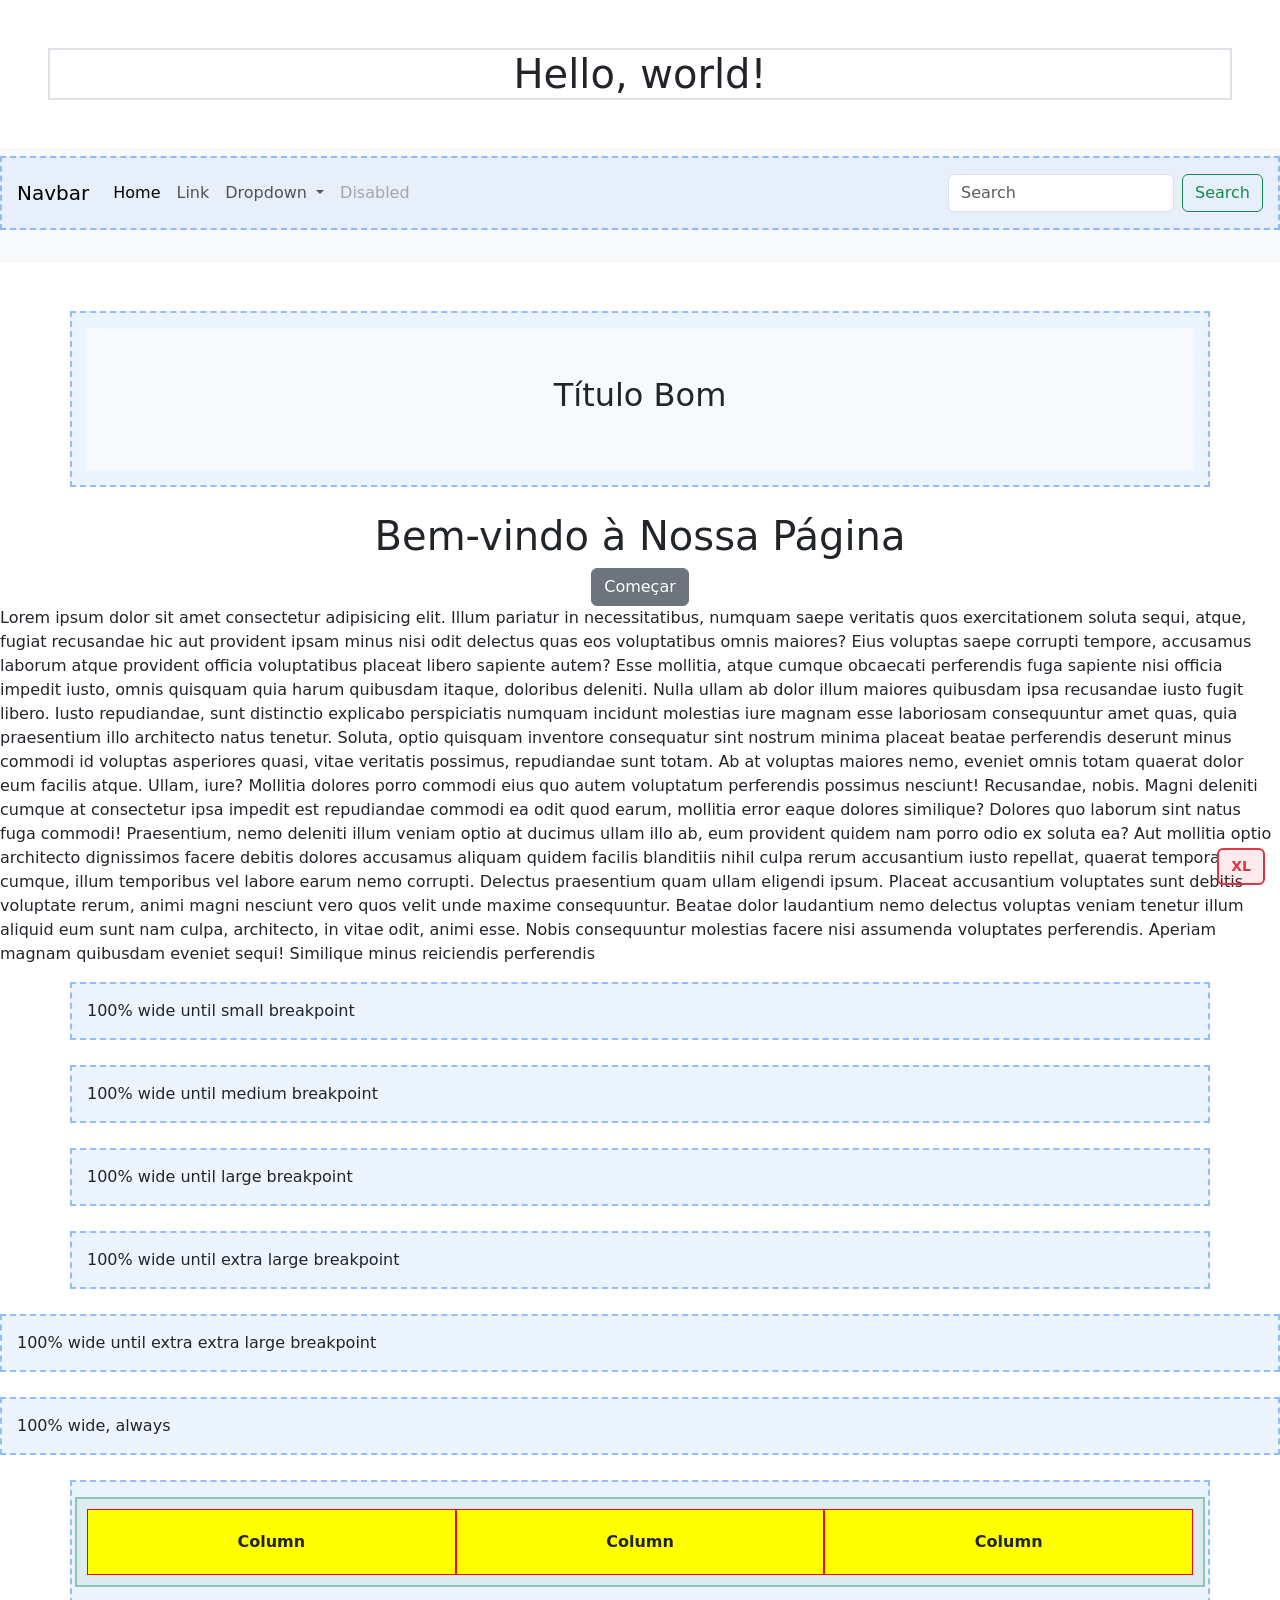
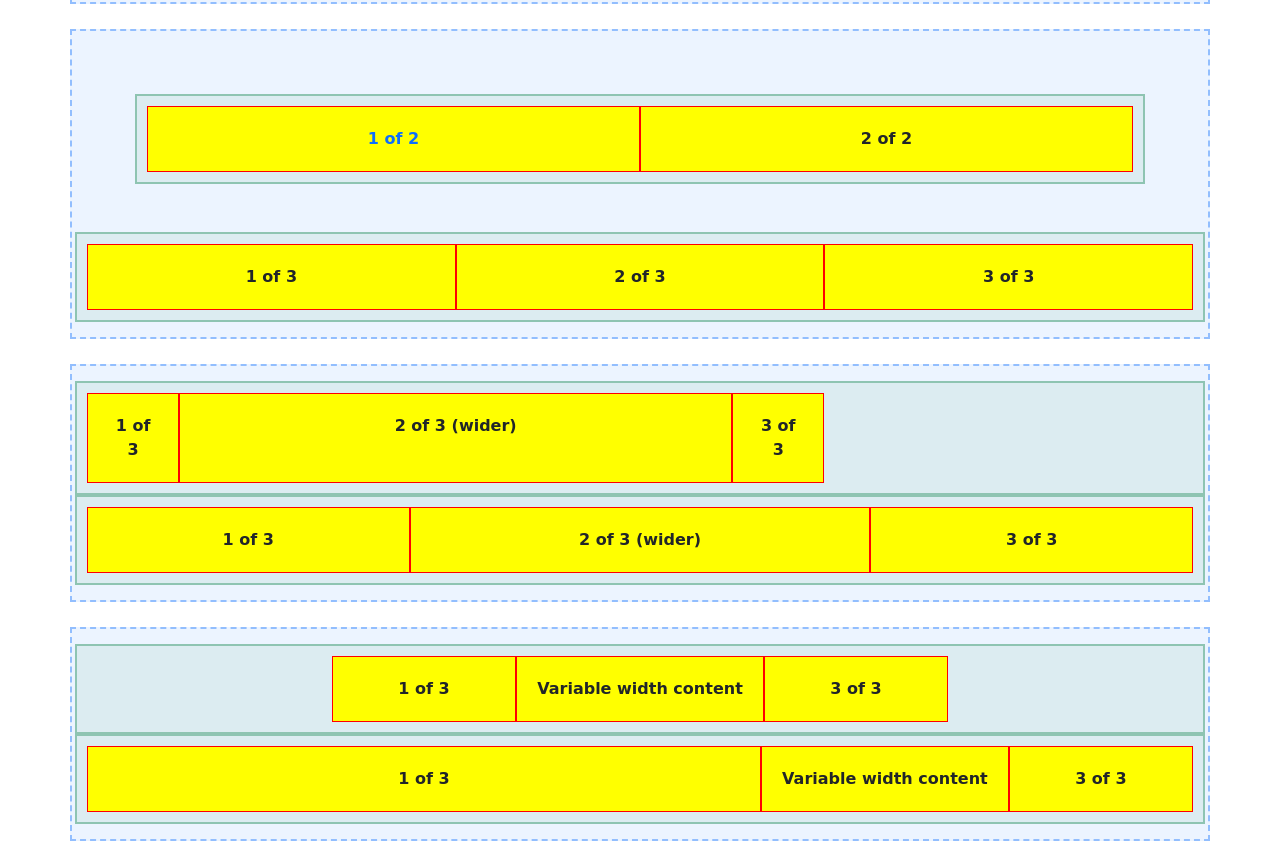
<file: index.html>
<!doctype html>
<html lang="en">

<head>
    <meta charset="utf-8">
    <meta name="viewport" content="width=device-width, initial-scale=1">
    <title>Bootstrap demo</title>
    <link href="https://cdn.jsdelivr.net/npm/bootstrap@5.3.8/dist/css/bootstrap.min.css" rel="stylesheet"
        integrity="sha384-sRIl4kxILFvY47J16cr9ZwB07vP4J8+LH7qKQnuqkuIAvNWLzeN8tE5YBujZqJLB" crossorigin="anonymous">
    <link rel="stylesheet" href="style.css">
</head>

<body>
    <h1 class="text-center m-5 border border-2">Hello, world!</h1>
    <nav class="navbar navbar-expand-lg bg-body-tertiary">
        <div class="container-fluid robson">
            <a class="navbar-brand" href="#">Navbar</a>
            <button class="navbar-toggler" type="button" data-bs-toggle="collapse"
                data-bs-target="#navbarSupportedContent" aria-controls="navbarSupportedContent" aria-expanded="false"
                aria-label="Toggle navigation">
                <span class="navbar-toggler-icon"></span>
            </button>
            <div class="collapse navbar-collapse" id="navbarSupportedContent">
                <ul class="navbar-nav me-auto mb-2 mb-lg-0">
                    <li class="nav-item">
                        <a class="nav-link active" aria-current="page" href="#">Home</a>
                    </li>
                    <li class="nav-item">
                        <a class="nav-link" href="#">Link</a>
                    </li>
                    <li class="nav-item dropdown">
                        <a class="nav-link dropdown-toggle" href="#" role="button" data-bs-toggle="dropdown"
                            aria-expanded="false">
                            Dropdown
                        </a>
                        <ul class="dropdown-menu">
                            <li><a class="dropdown-item" href="#">Action</a></li>
                            <li><a class="dropdown-item" href="#">Another action</a></li>
                            <li>
                                <hr class="dropdown-divider">
                            </li>
                            <li><a class="dropdown-item" href="#">Something else here</a></li>
                        </ul>
                    </li>
                    <li class="nav-item">
                        <a class="nav-link disabled" aria-disabled="true">Disabled</a>
                    </li>
                </ul>
                <form class="d-flex" role="search">
                    <input class="form-control me-2" type="search" placeholder="Search" aria-label="Search" />
                    <button class="btn btn-outline-success" type="submit">Search</button>
                </form>
            </div>
        </div>
    </nav>

    <div class="container mt-5">
        <div class="p-5 bg-light text-center justify-content-center align-items-start ">
            <h2>Título Bom</h2>

        </div>
    </div>

    <div class="text-center">
        <h1>Bem-vindo à Nossa Página</h1>
        <button class="btn btn-secondary">Começar</button>
    </div>

    <p>Lorem ipsum dolor sit amet consectetur adipisicing elit. Illum pariatur in necessitatibus, numquam saepe
        veritatis quos exercitationem soluta sequi, atque, fugiat recusandae hic aut provident ipsam minus nisi odit
        delectus quas eos voluptatibus omnis maiores? Eius voluptas saepe corrupti tempore, accusamus laborum atque
        provident officia voluptatibus placeat libero sapiente autem? Esse mollitia, atque cumque obcaecati perferendis
        fuga sapiente nisi officia impedit iusto, omnis quisquam quia harum quibusdam itaque, doloribus deleniti. Nulla
        ullam ab dolor illum maiores quibusdam ipsa recusandae iusto fugit libero. Iusto repudiandae, sunt distinctio
        explicabo perspiciatis numquam incidunt molestias iure magnam esse laboriosam consequuntur amet quas, quia
        praesentium illo architecto natus tenetur. Soluta, optio quisquam inventore consequatur sint nostrum minima
        placeat beatae perferendis deserunt minus commodi id voluptas asperiores quasi, vitae veritatis possimus,
        repudiandae sunt totam. Ab at voluptas maiores nemo, eveniet omnis totam quaerat dolor eum facilis atque. Ullam,
        iure? Mollitia dolores porro commodi eius quo autem voluptatum perferendis possimus nesciunt! Recusandae, nobis.
        Magni deleniti cumque at consectetur ipsa impedit est repudiandae commodi ea odit quod earum, mollitia error
        eaque dolores similique? Dolores quo laborum sint natus fuga commodi! Praesentium, nemo deleniti illum veniam
        optio at ducimus ullam illo ab, eum provident quidem nam porro odio ex soluta ea? Aut mollitia optio architecto
        dignissimos facere debitis dolores accusamus aliquam quidem facilis blanditiis nihil culpa rerum accusantium
        iusto repellat, quaerat tempora cumque, illum temporibus vel labore earum nemo corrupti. Delectus praesentium
        quam ullam eligendi ipsum. Placeat accusantium voluptates sunt debitis voluptate rerum, animi magni nesciunt
        vero quos velit unde maxime consequuntur. Beatae dolor laudantium nemo delectus voluptas veniam tenetur illum
        aliquid eum sunt nam culpa, architecto, in vitae odit, animi esse. Nobis consequuntur molestias facere nisi
        assumenda voluptates perferendis. Aperiam magnam quibusdam eveniet sequi! Similique minus reiciendis perferendis
    </p>





    <div class="container-sm">100% wide until small breakpoint</div>
    <div class="container-md">100% wide until medium breakpoint</div>
    <div class="container-lg">100% wide until large breakpoint</div>
    <div class="container-xl">100% wide until extra large breakpoint</div>
    <div class="container-xxl">100% wide until extra extra large breakpoint</div>
    <div class="container-fluid">100% wide, always</div>

    <div class="container text-center">
        <div class="row">
            <div class="col bg-primary">
                Column
            </div>
            <div class="col">
                Column
            </div>
            <div class="col">
                Column
            </div>
        </div>
    </div>

    <div class="container text-center">
        <div class="row m-5">
            <div class="col text-primary">
                1 of 2
            </div>
            <div class="col">
                2 of 2
            </div>
        </div>
        <div class="row">
            <div class="col">
                1 of 3
            </div>
            <div class="col">
                2 of 3
            </div>
            <div class="col">
                3 of 3
            </div>
        </div>
    </div>


    <div class="container text-center">
        <div class="row">
            <div class="col-1">
                1 of 3
            </div>
            <div class="col-6">
                2 of 3 (wider)
            </div>
            <div class="col-1">
                3 of 3
            </div>
        </div>
        <div class="row">
            <div class="col">
                1 of 3
            </div>
            <div class="col-5">
                2 of 3 (wider)
            </div>
            <div class="col">
                3 of 3
            </div>
        </div>
    </div>


    <div class="container text-center">
        <div class="row justify-content-md-center">
            <div class="col col-lg-2">
                1 of 3
            </div>
            <div class="col-md-auto">
                Variable width content
            </div>
            <div class="col col-lg-2">
                3 of 3
            </div>
        </div>
        <div class="row">
            <div class="col">
                1 of 3
            </div>
            <div class="col-md-auto">
                Variable width content
            </div>
            <div class="col col-lg-2">
                3 of 3
            </div>
        </div>
    </div>


    <!-- REFERENCIA DE TAMANHO DE TELA!! -->

    <div class="breakpoint-indicator">
        <span class="bp bp-xs">XS</span>
        <span class="bp bp-sm">SM</span>
        <span class="bp bp-md">MD</span>
        <span class="bp bp-lg">LG</span>
        <span class="bp bp-xl">XL</span>
        <span class="bp bp-xxl">XXL</span>
    </div>

    <script src="https://cdn.jsdelivr.net/npm/bootstrap@5.3.8/dist/js/bootstrap.bundle.min.js"
        integrity="sha384-FKyoEForCGlyvwx9Hj09JcYn3nv7wiPVlz7YYwJrWVcXK/BmnVDxM+D2scQbITxI"
        crossorigin="anonymous"></script>
</body>

</html>
</file>
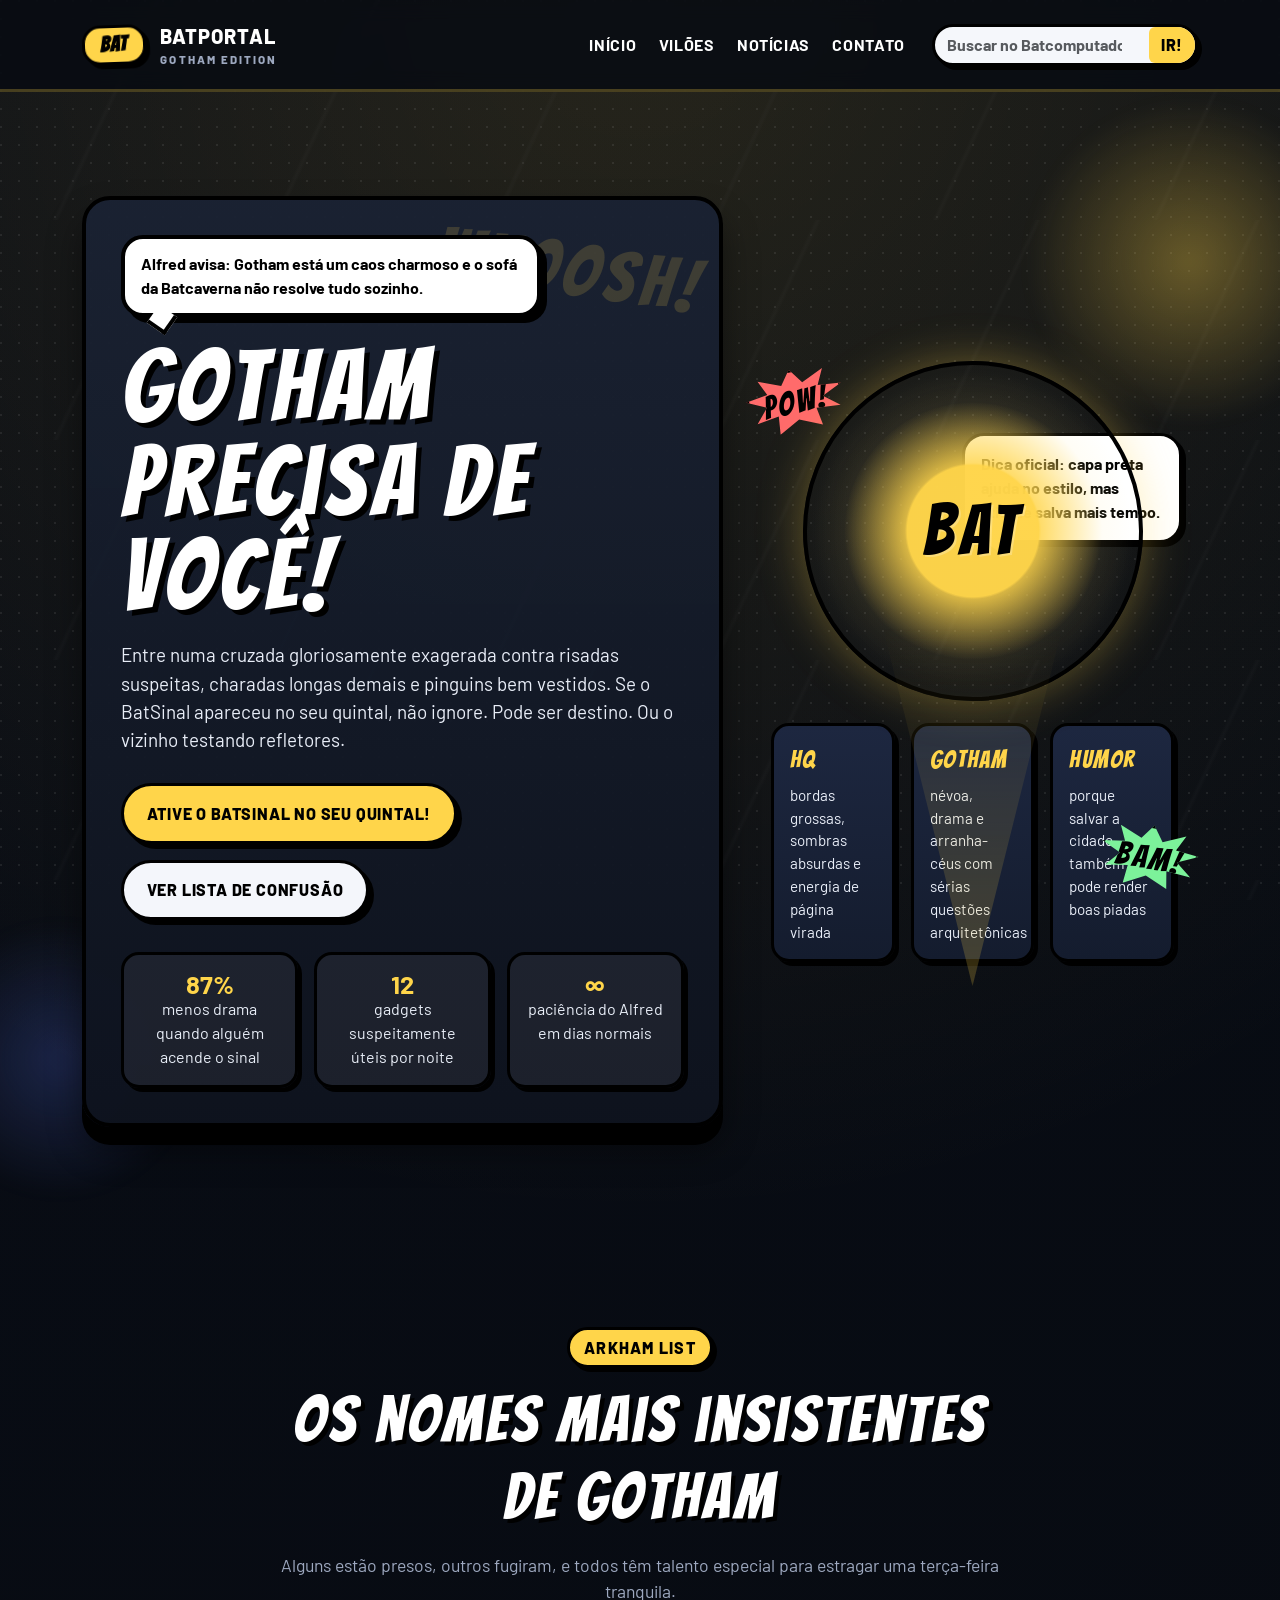
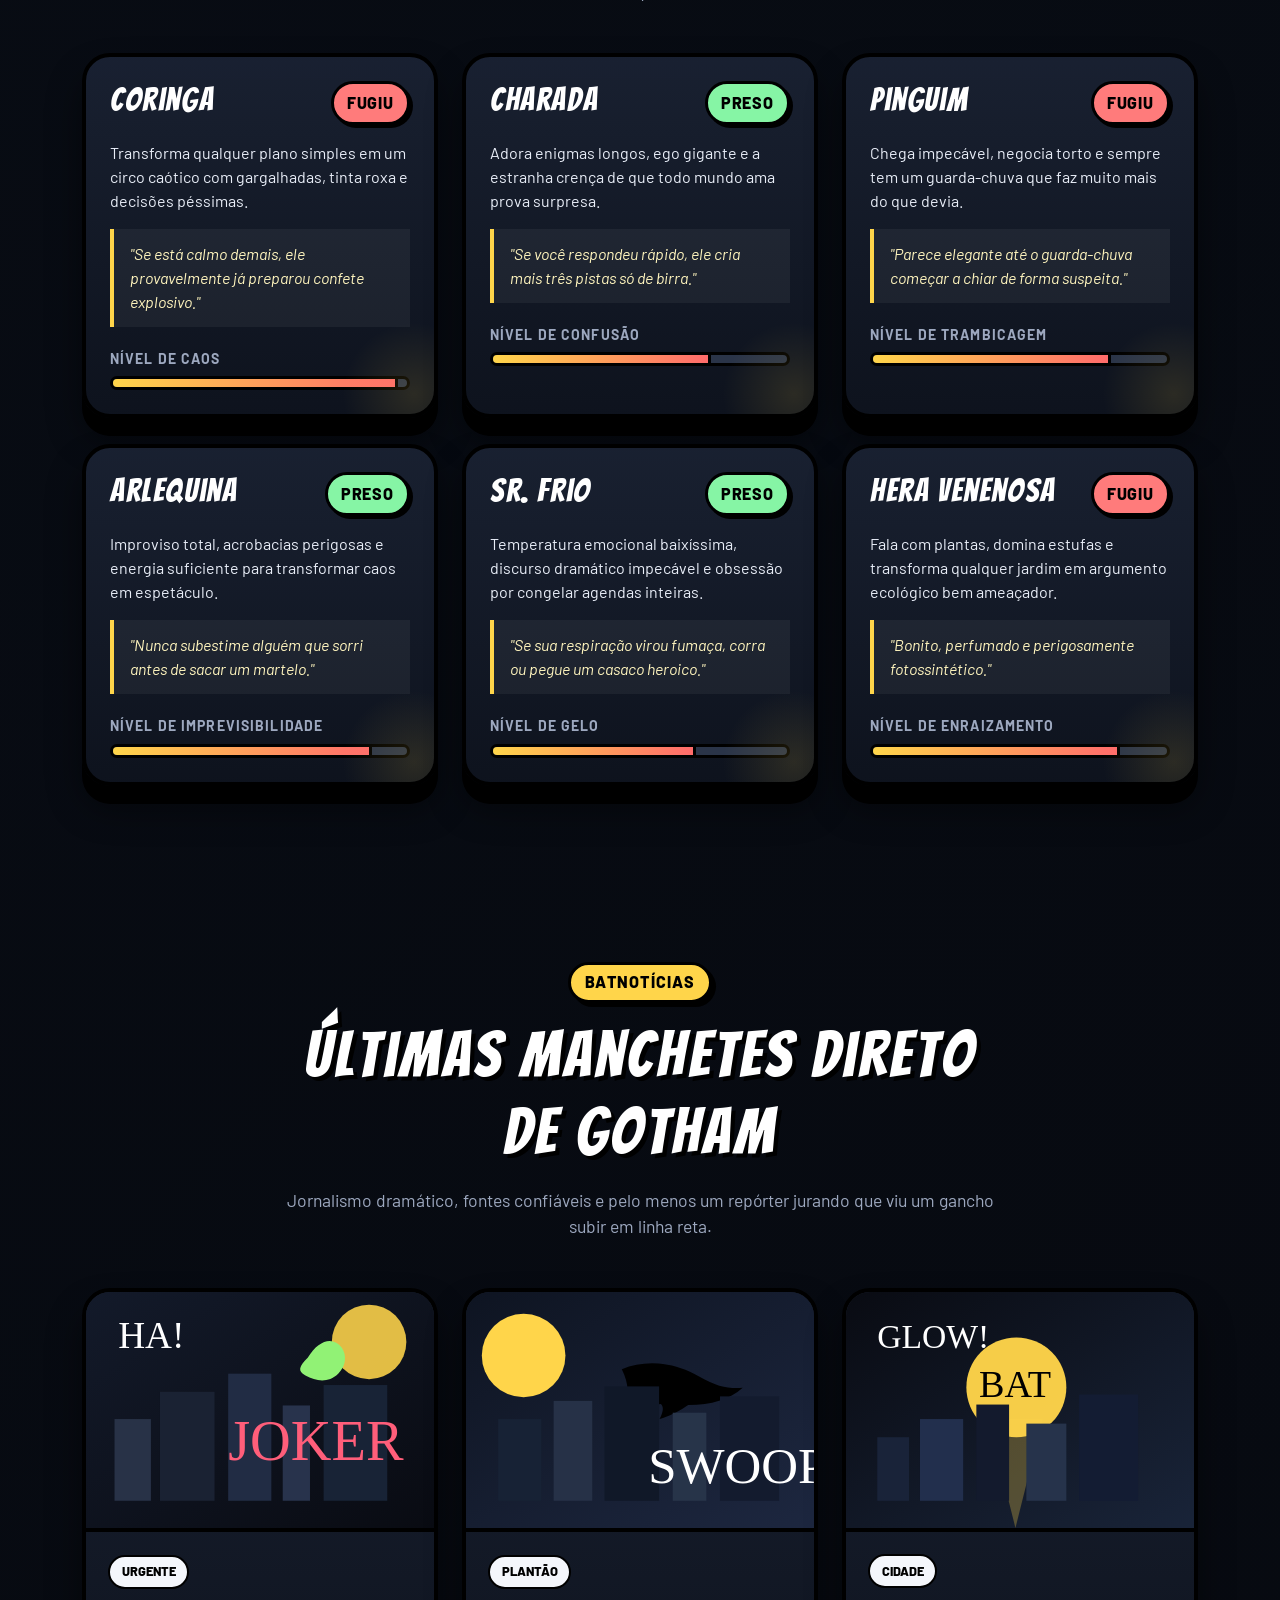
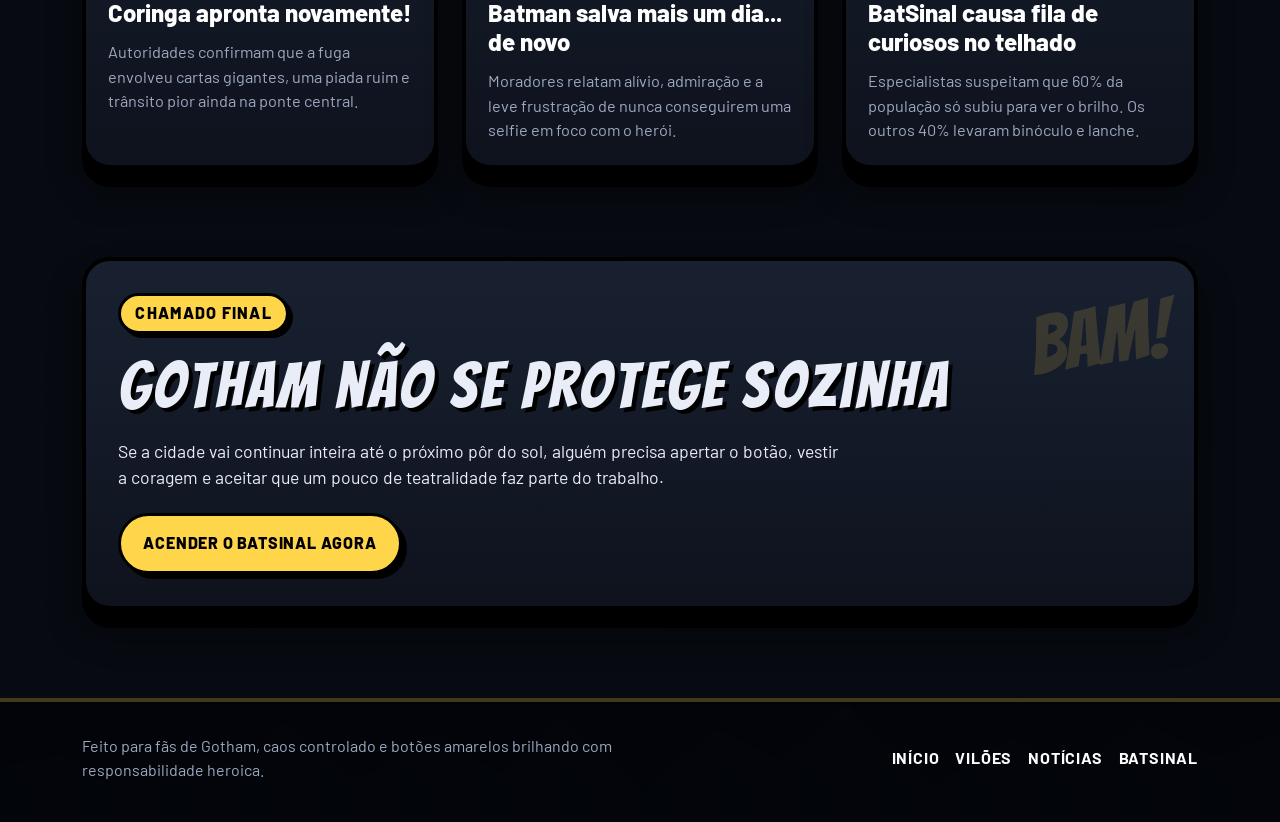
<file: Aula 11/index.html>
<!DOCTYPE html>
<html lang="pt-BR">
<head>
  <meta charset="UTF-8">
  <meta name="viewport" content="width=device-width, initial-scale=1">
  <meta name="description" content="Landing page temática do Batman com estética de quadrinhos, humor e atmosfera de Gotham.">
  <title>Gotham Precisa de Você</title>
  <link rel="preconnect" href="https://fonts.googleapis.com">
  <link rel="preconnect" href="https://fonts.gstatic.com" crossorigin>
  <link href="https://fonts.googleapis.com/css2?family=Bangers&family=Barlow:wght@400;500;600;700;800&display=swap" rel="stylesheet">
  <link href="https://cdn.jsdelivr.net/npm/bootstrap@5.3.3/dist/css/bootstrap.min.css" rel="stylesheet" integrity="sha384-QWTKZyjpPEjISv5WaRU9OFeRpok6YctnYmDr5pNlyT2bRjXh0JMhjY6hW+ALEwIH" crossorigin="anonymous">
  <link rel="stylesheet" href="style1.css">
  
</head>
<body>
  <div class="comic-shell">
    <!-- Navbar -->
    <nav class="navbar navbar-expand-lg site-navbar sticky-top">
      <div class="container">
        <a class="navbar-brand brand-bat" href="#inicio">
          <span class="brand-bat__logo">BAT</span>
          <span class="brand-bat__text">
            BatPortal
            <small>Gotham Edition</small>
          </span>
        </a>

        <button class="navbar-toggler" type="button" data-bs-toggle="collapse" data-bs-target="#menuBatman" aria-controls="menuBatman" aria-expanded="false" aria-label="Abrir navegação">
          <span class="navbar-toggler-icon"></span>
        </button>

        <div class="collapse navbar-collapse" id="menuBatman">
          <ul class="navbar-nav ms-auto align-items-lg-center me-lg-3 mb-3 mb-lg-0">
            <li class="nav-item"><a class="nav-link" href="#inicio">Início</a></li>
            <li class="nav-item"><a class="nav-link" href="#viloes">Vilões</a></li>
            <li class="nav-item"><a class="nav-link" href="#noticias">Notícias</a></li>
            <li class="nav-item"><a class="nav-link" href="#contato">Contato</a></li>
          </ul>

          <form class="d-flex search-pill" role="search">
            <input class="form-control" type="search" placeholder="Buscar no Batcomputador" aria-label="Buscar">
            <button class="btn" type="submit">Ir!</button>
          </form>
        </div>
      </div>
    </nav>

    <main>
      <!-- Hero -->
      <section class="hero" id="inicio">
        <div class="container">
          <div class="row align-items-center g-4">
            <div class="col-lg-7">
              <div class="hero-panel reveal">
                <div class="speech-bubble reveal delay-1">Alfred avisa: Gotham está um caos charmoso e o sofá da Batcaverna não resolve tudo sozinho.</div>
                <h1 class="hero-title reveal delay-2">Gotham precisa de você!</h1>
                <p class="hero-copy reveal delay-3">
                  Entre numa cruzada gloriosamente exagerada contra risadas suspeitas, charadas longas demais e pinguins bem vestidos.
                  Se o BatSinal apareceu no seu quintal, não ignore. Pode ser destino. Ou o vizinho testando refletores.
                </p>
                <div class="hero-actions reveal delay-4">
                  <a class="btn-comic" href="#cta-final">Ative o BatSinal no seu quintal!</a>
                  <a class="btn-comic-outline" href="#viloes">Ver lista de confusão</a>
                </div>

                <div class="hero-stats reveal delay-5">
                  <div class="hero-stat">
                    <strong>87%</strong>
                    <span>menos drama quando alguém acende o sinal</span>
                  </div>
                  <div class="hero-stat">
                    <strong>12</strong>
                    <span>gadgets suspeitamente úteis por noite</span>
                  </div>
                  <div class="hero-stat">
                    <strong>∞</strong>
                    <span>paciência do Alfred em dias normais</span>
                  </div>
                </div>
              </div>
            </div>

            <div class="col-lg-5">
              <div class="hero-scene reveal delay-3">
                <div class="pow-tag">POW!</div>
                <div class="bubble-note">Dica oficial: capa preta ajuda no estilo, mas atitude salva mais tempo.</div>
                <div class="bat-signal"></div>
                <div class="spotlight-beam"></div>
                <div class="bam-tag">BAM!</div>

                <div class="mini-panel-row">
                  <div class="mini-panel">
                    <span>HQ</span>
                    <p>bordas grossas, sombras absurdas e energia de página virada</p>
                  </div>
                  <div class="mini-panel">
                    <span>Gotham</span>
                    <p>névoa, drama e arranha-céus com sérias questões arquitetônicas</p>
                  </div>
                  <div class="mini-panel">
                    <span>Humor</span>
                    <p>porque salvar a cidade também pode render boas piadas</p>
                  </div>
                </div>
              </div>
            </div>
          </div>
        </div>
      </section>

      <!-- Vilões -->
      <section class="section-pad" id="viloes">
        <div class="container">
          <div class="section-intro reveal">
            <span class="section-tag">Arkham List</span>
            <h2 class="section-title">Os nomes mais insistentes de Gotham</h2>
            <p class="section-copy">
              Alguns estão presos, outros fugiram, e todos têm talento especial para estragar uma terça-feira tranquila.
            </p>
          </div>

          <div class="row comic-grid">
            <div class="col-md-6 col-xl-4">
              <article class="comic-card reveal delay-1">
                <div class="villain-top">
                  <h3>Coringa</h3>
                  <span class="status-badge escape">Fugiu</span>
                </div>
                <p>Transforma qualquer plano simples em um circo caótico com gargalhadas, tinta roxa e decisões péssimas.</p>
                <div class="villain-quote">"Se está calmo demais, ele provavelmente já preparou confete explosivo."</div>
                <div class="threat-meter">
                  <small>Nível de caos</small>
                  <div class="threat-track"><div class="threat-fill" style="width: 97%;"></div></div>
                </div>
              </article>
            </div>

            <div class="col-md-6 col-xl-4">
              <article class="comic-card reveal delay-2">
                <div class="villain-top">
                  <h3>Charada</h3>
                  <span class="status-badge safe">Preso</span>
                </div>
                <p>Adora enigmas longos, ego gigante e a estranha crença de que todo mundo ama prova surpresa.</p>
                <div class="villain-quote">"Se você respondeu rápido, ele cria mais três pistas só de birra."</div>
                <div class="threat-meter">
                  <small>Nível de confusão</small>
                  <div class="threat-track"><div class="threat-fill" style="width: 74%;"></div></div>
                </div>
              </article>
            </div>

            <div class="col-md-6 col-xl-4">
              <article class="comic-card reveal delay-3">
                <div class="villain-top">
                  <h3>Pinguim</h3>
                  <span class="status-badge escape">Fugiu</span>
                </div>
                <p>Chega impecável, negocia torto e sempre tem um guarda-chuva que faz muito mais do que devia.</p>
                <div class="villain-quote">"Parece elegante até o guarda-chuva começar a chiar de forma suspeita."</div>
                <div class="threat-meter">
                  <small>Nível de trambicagem</small>
                  <div class="threat-track"><div class="threat-fill" style="width: 81%;"></div></div>
                </div>
              </article>
            </div>

            <div class="col-md-6 col-xl-4">
              <article class="comic-card reveal delay-4">
                <div class="villain-top">
                  <h3>Arlequina</h3>
                  <span class="status-badge safe">Preso</span>
                </div>
                <p>Improviso total, acrobacias perigosas e energia suficiente para transformar caos em espetáculo.</p>
                <div class="villain-quote">"Nunca subestime alguém que sorri antes de sacar um martelo."</div>
                <div class="threat-meter">
                  <small>Nível de imprevisibilidade</small>
                  <div class="threat-track"><div class="threat-fill" style="width: 88%;"></div></div>
                </div>
              </article>
            </div>

            <div class="col-md-6 col-xl-4">
              <article class="comic-card reveal delay-5">
                <div class="villain-top">
                  <h3>Sr. Frio</h3>
                  <span class="status-badge safe">Preso</span>
                </div>
                <p>Temperatura emocional baixíssima, discurso dramático impecável e obsessão por congelar agendas inteiras.</p>
                <div class="villain-quote">"Se sua respiração virou fumaça, corra ou pegue um casaco heroico."</div>
                <div class="threat-meter">
                  <small>Nível de gelo</small>
                  <div class="threat-track"><div class="threat-fill" style="width: 69%;"></div></div>
                </div>
              </article>
            </div>

            <div class="col-md-6 col-xl-4">
              <article class="comic-card reveal delay-6">
                <div class="villain-top">
                  <h3>Hera Venenosa</h3>
                  <span class="status-badge escape">Fugiu</span>
                </div>
                <p>Fala com plantas, domina estufas e transforma qualquer jardim em argumento ecológico bem ameaçador.</p>
                <div class="villain-quote">"Bonito, perfumado e perigosamente fotossintético."</div>
                <div class="threat-meter">
                  <small>Nível de enraizamento</small>
                  <div class="threat-track"><div class="threat-fill" style="width: 84%;"></div></div>
                </div>
              </article>
            </div>
          </div>
        </div>
      </section>

      <!-- Notícias -->
      <section class="section-pad" id="noticias">
        <div class="container">
          <div class="section-intro reveal">
            <span class="section-tag">BatNotícias</span>
            <h2 class="section-title">Últimas manchetes direto de Gotham</h2>
            <p class="section-copy">
              Jornalismo dramático, fontes confiáveis e pelo menos um repórter jurando que viu um gancho subir em linha reta.
            </p>
          </div>

          <div class="row g-4">
            <div class="col-lg-4">
              <article class="news-card reveal delay-1">
                <img alt="Ilustração estilizada do Coringa fugindo em Gotham" src="data:image/svg+xml;utf8,<svg xmlns='http://www.w3.org/2000/svg' viewBox='0 0 800 520'><defs><linearGradient id='g' x1='0' x2='1' y1='0' y2='1'><stop stop-color='%23131a2a'/><stop offset='1' stop-color='%23090b12'/></linearGradient></defs><rect width='800' height='520' fill='url(%23g)'/><circle cx='640' cy='110' r='82' fill='%23ffd54a' opacity='0.88'/><rect x='80' y='280' width='80' height='180' fill='%23283247'/><rect x='180' y='220' width='120' height='240' fill='%231a2233'/><rect x='330' y='180' width='95' height='280' fill='%23212c44'/><rect x='450' y='250' width='60' height='210' fill='%2328334c'/><rect x='540' y='205' width='140' height='255' fill='%23182336'/><text x='88' y='124' font-size='82' font-family='Arial Black' fill='%23ffffff'>HA!</text><text x='330' y='370' font-size='124' font-family='Arial Black' fill='%23ff5e7a'>JOKER</text><path d='M505 145c24-40 56-48 75-22 11 16 10 40-8 57-22 21-48 17-72 4-18-10-14-20 5-39z' fill='%2391f275'/></svg>">
                <div class="news-body">
                  <span class="news-kicker">Urgente</span>
                  <h3>Coringa apronta novamente!</h3>
                  <p>Autoridades confirmam que a fuga envolveu cartas gigantes, uma piada ruim e trânsito pior ainda na ponte central.</p>
                </div>
              </article>
            </div>

            <div class="col-lg-4">
              <article class="news-card reveal delay-2">
                <img alt="Ilustração estilizada do Batman sobrevoando Gotham" src="data:image/svg+xml;utf8,<svg xmlns='http://www.w3.org/2000/svg' viewBox='0 0 800 520'><defs><linearGradient id='g2' x1='0' x2='1' y1='0' y2='1'><stop stop-color='%230e1421'/><stop offset='1' stop-color='%231d2740'/></linearGradient></defs><rect width='800' height='520' fill='url(%23g2)'/><circle cx='144' cy='140' r='92' fill='%23ffd54a'/><path d='M360 170c50-20 110-18 170 16 40 23 64 27 96 25-30 26-68 38-120 38-20 14-41 24-63 31 8-16 10-26 3-33-26 4-52 3-83-4 14-18 12-42-3-73z' fill='%23000000'/><rect x='88' y='280' width='95' height='180' fill='%23172235'/><rect x='210' y='240' width='85' height='220' fill='%23263147'/><rect x='322' y='208' width='120' height='252' fill='%23101828'/><rect x='472' y='266' width='74' height='194' fill='%23273449'/><rect x='576' y='230' width='130' height='230' fill='%23131b2e'/><text x='418' y='420' font-size='112' font-family='Arial Black' fill='%23ffffff'>SWOOP</text></svg>">
                <div class="news-body">
                  <span class="news-kicker">Plantão</span>
                  <h3>Batman salva mais um dia... de novo</h3>
                  <p>Moradores relatam alívio, admiração e a leve frustração de nunca conseguirem uma selfie em foco com o herói.</p>
                </div>
              </article>
            </div>

            <div class="col-lg-4">
              <article class="news-card reveal delay-3">
                <img alt="Ilustração estilizada do BatSinal iluminando Gotham" src="data:image/svg+xml;utf8,<svg xmlns='http://www.w3.org/2000/svg' viewBox='0 0 800 520'><defs><linearGradient id='g3' x1='0' x2='1' y1='0' y2='1'><stop stop-color='%23090b12'/><stop offset='1' stop-color='%23192439'/></linearGradient></defs><rect width='800' height='520' fill='url(%23g3)'/><path d='M390 520l-60-240h120z' fill='%23ffd54a' opacity='0.28'/><circle cx='392' cy='210' r='110' fill='%23ffd54a' opacity='0.96'/><text x='310' y='232' font-size='84' font-family='Arial Black' fill='%23000000'>BAT</text><rect x='86' y='320' width='70' height='140' fill='%23192339'/><rect x='180' y='280' width='95' height='180' fill='%23222f4d'/><rect x='304' y='248' width='72' height='212' fill='%23131a2d'/><rect x='414' y='290' width='88' height='170' fill='%2326334b'/><rect x='530' y='226' width='130' height='234' fill='%23131c33'/><text x='86' y='124' font-size='74' font-family='Arial Black' fill='%23ffffff'>GLOW!</text></svg>">
                <div class="news-body">
                  <span class="news-kicker">Cidade</span>
                  <h3>BatSinal causa fila de curiosos no telhado</h3>
                  <p>Especialistas suspeitam que 60% da população só subiu para ver o brilho. Os outros 40% levaram binóculo e lanche.</p>
                </div>
              </article>
            </div>
          </div>
        </div>
      </section>

      <!-- CTA secundário -->
      <section class="section-pad pt-0" id="cta-final">
        <div class="container">
          <div class="cta-banner reveal">
            <span class="section-tag">Chamado Final</span>
            <h2>Gotham não se protege sozinha</h2>
            <p>
              Se a cidade vai continuar inteira até o próximo pôr do sol, alguém precisa apertar o botão, vestir a coragem e aceitar que um pouco de teatralidade faz parte do trabalho.
            </p>
            <a class="btn-comic" href="#contato">Acender o BatSinal agora</a>
          </div>
        </div>
      </section>
    </main>

    <!-- Footer -->
    <footer class="footer-panel" id="contato">
      <div class="container">
        <div class="row align-items-center">
          <div class="col-lg-6">
            <p class="footer-copy mb-0">
              Feito para fãs de Gotham, caos controlado e botões amarelos brilhando com responsabilidade heroica.
            </p>
          </div>
          <div class="col-lg-6">
            <div class="footer-links">
              <a href="#inicio">Início</a>
              <a href="#viloes">Vilões</a>
              <a href="#noticias">Notícias</a>
              <a href="#cta-final">BatSinal</a>
            </div>
          </div>
        </div>
      </div>
    </footer>
  </div>

  <script src="https://cdn.jsdelivr.net/npm/bootstrap@5.3.3/dist/js/bootstrap.bundle.min.js" integrity="sha384-YvpcrYf0tY3lHB60NNkmXc5s9fDVZLESaAA55NDzOxhy9GkcIdslK1eN7N6jIeHz" crossorigin="anonymous"></script>
</body>
</html>
</file>
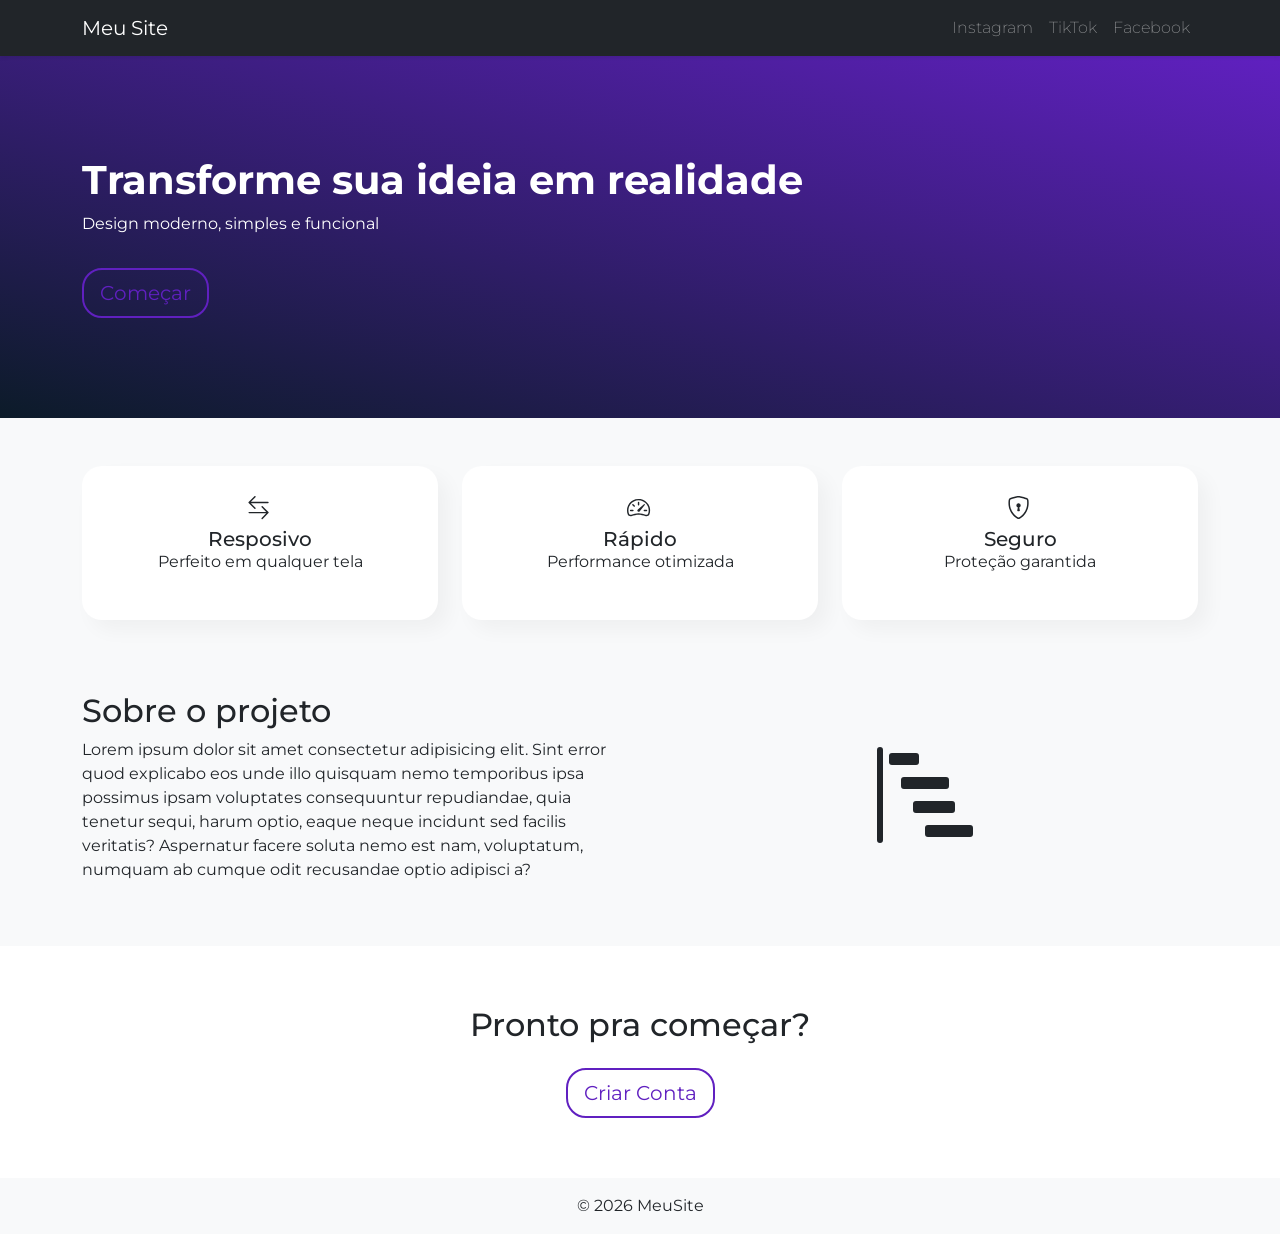
<file: ConstrGuiada/index.html>
<!DOCTYPE html>
<html lang="pt-br">

<head>
    <meta charset="UTF-8">
    <meta name="viewport" content="width=device-width, initial-scale=1.0">
    <title>Landing Page</title>



    <!-- Bootstrap -->
    <link href="https://cdn.jsdelivr.net/npm/bootstrap@5.3.8/dist/css/bootstrap.min.css" rel="stylesheet"
        integrity="sha384-sRIl4kxILFvY47J16cr9ZwB07vP4J8+LH7qKQnuqkuIAvNWLzeN8tE5YBujZqJLB" crossorigin="anonymous">
    <script src="https://cdn.jsdelivr.net/npm/bootstrap@5.3.8/dist/js/bootstrap.bundle.min.js"
        integrity="sha384-FKyoEForCGlyvwx9Hj09JcYn3nv7wiPVlz7YYwJrWVcXK/BmnVDxM+D2scQbITxI"
        crossorigin="anonymous"></script>

    <!-- Google Fonts -->
    <link rel="preconnect" href="https://fonts.googleapis.com">
    <link rel="preconnect" href="https://fonts.gstatic.com" crossorigin>
    <link href="https://fonts.googleapis.com/css2?family=Montserrat:ital,wght@0,100..900;1,100..900&display=swap"
        rel="stylesheet">

    <!-- Custom CSS -->
    <link rel="stylesheet" href="stylesConst.css">
</head>

<body>

    <!-- NAVBAR -->
    <nav class="navbar navbar-expand-lg  navbar-dark bg-dark shadow-sm">
        <div class="container">
            <a class="navbar-brand" href="#">Meu Site</a>
            <button class="navbar-toggler" data-bs-toggle="collapse" data-bs-target="#menu">
                <span class="navbar-toggler-icon"></span>
            </button>

            <div class="collapse navbar-collapse justify-content-end" id="menu">
                <ul class="navbar-nav">
                    <li class="nav-item"><a class="nav-link" href="https://www.instagram.com"
                            target="_blank">Instagram</a></li>
                    <li class="nav-item"><a class="nav-link" href="https://www.tiktok.com" target="_blank">TikTok</a>
                    </li>
                    <li class="nav-item"><a class="nav-link" href="https://www.facebook.com"
                            target="_blank">Facebook</a></li>
                </ul>
            </div>
        </div>
    </nav>

    <!-- HERO -->
    <section class="hero">
        <div class="container">
            <h1 class="hero-title fw-bold">Transforme sua ideia em realidade</h1>
            <p class="herosubtitle">Design moderno, simples e funcional</p>
            <a href="#" class="roberto btn btn-dark btn-lg mt-3 btn-cta">Começar</a>
        </div>
    </section>

    <!-- FEATURES -->

    <section class="py-5">
        <div class="container">
            <div class="row text-center">

                <div class="col-md-4 mb-4">
                    <div class="feature-box">
                        <svg xmlns="http://www.w3.org/2000/svg" width="26" height="26" fill="currentColor"
                            class="bi bi-arrow-left-right" viewBox="0 0 18 18">
                            <path fill-rule="evenodd"
                                d="M1 11.5a.5.5 0 0 0 .5.5h11.793l-3.147 3.146a.5.5 0 0 0 .708.708l4-4a.5.5 0 0 0 0-.708l-4-4a.5.5 0 0 0-.708.708L13.293 11H1.5a.5.5 0 0 0-.5.5m14-7a.5.5 0 0 1-.5.5H2.707l3.147 3.146a.5.5 0 1 1-.708.708l-4-4a.5.5 0 0 1 0-.708l4-4a.5.5 0 1 1 .708.708L2.707 4H14.5a.5.5 0 0 1 .5.5" />
                        </svg>
                        <h5>Resposivo</h5>
                        <p>Perfeito em qualquer tela</p>
                    </div>
                </div>

                <div class="col-md-4 mb-4">
                    <div class="feature-box">
                        <svg xmlns="http://www.w3.org/2000/svg" width="26" height="26" fill="currentColor"
                            class="bi bi-speedometer2" viewBox="0 0 18 18">
                            <path
                                d="M8 4a.5.5 0 0 1 .5.5V6a.5.5 0 0 1-1 0V4.5A.5.5 0 0 1 8 4M3.732 5.732a.5.5 0 0 1 .707 0l.915.914a.5.5 0 1 1-.708.708l-.914-.915a.5.5 0 0 1 0-.707M2 10a.5.5 0 0 1 .5-.5h1.586a.5.5 0 0 1 0 1H2.5A.5.5 0 0 1 2 10m9.5 0a.5.5 0 0 1 .5-.5h1.5a.5.5 0 0 1 0 1H12a.5.5 0 0 1-.5-.5m.754-4.246a.39.39 0 0 0-.527-.02L7.547 9.31a.91.91 0 1 0 1.302 1.258l3.434-4.297a.39.39 0 0 0-.029-.518z" />
                            <path fill-rule="evenodd"
                                d="M0 10a8 8 0 1 1 15.547 2.661c-.442 1.253-1.845 1.602-2.932 1.25C11.309 13.488 9.475 13 8 13c-1.474 0-3.31.488-4.615.911-1.087.352-2.49.003-2.932-1.25A8 8 0 0 1 0 10m8-7a7 7 0 0 0-6.603 9.329c.203.575.923.876 1.68.63C4.397 12.533 6.358 12 8 12s3.604.532 4.923.96c.757.245 1.477-.056 1.68-.631A7 7 0 0 0 8 3" />
                        </svg>
                        <h5>Rápido</h5>
                        <p>Performance otimizada</p>
                    </div>
                </div>

                <div class="col-md-4 mb-4">
                    <div class="feature-box">
                        <svg xmlns="http://www.w3.org/2000/svg" width="26" height="26" fill="currentColor"
                            class="bi bi-shield-lock" viewBox="0 0 18 18">
                            <path
                                d="M5.338 1.59a61 61 0 0 0-2.837.856.48.48 0 0 0-.328.39c-.554 4.157.726 7.19 2.253 9.188a10.7 10.7 0 0 0 2.287 2.233c.346.244.652.42.893.533q.18.085.293.118a1 1 0 0 0 .101.025 1 1 0 0 0 .1-.025q.114-.034.294-.118c.24-.113.547-.29.893-.533a10.7 10.7 0 0 0 2.287-2.233c1.527-1.997 2.807-5.031 2.253-9.188a.48.48 0 0 0-.328-.39c-.651-.213-1.75-.56-2.837-.855C9.552 1.29 8.531 1.067 8 1.067c-.53 0-1.552.223-2.662.524zM5.072.56C6.157.265 7.31 0 8 0s1.843.265 2.928.56c1.11.3 2.229.655 2.887.87a1.54 1.54 0 0 1 1.044 1.262c.596 4.477-.787 7.795-2.465 9.99a11.8 11.8 0 0 1-2.517 2.453 7 7 0 0 1-1.048.625c-.28.132-.581.24-.829.24s-.548-.108-.829-.24a7 7 0 0 1-1.048-.625 11.8 11.8 0 0 1-2.517-2.453C1.928 10.487.545 7.169 1.141 2.692A1.54 1.54 0 0 1 2.185 1.43 63 63 0 0 1 5.072.56" />
                            <path
                                d="M9.5 6.5a1.5 1.5 0 0 1-1 1.415l.385 1.99a.5.5 0 0 1-.491.595h-.788a.5.5 0 0 1-.49-.595l.384-1.99a1.5 1.5 0 1 1 2-1.415" />
                        </svg>
                        <h5>Seguro</h5>
                        <p>Proteção garantida</p>
                    </div>
                </div>
            </div>
        </div>
    </section>

    <!-- SOBRE -->
    <section class="pb-5 bg-light">
        <div class="container">
            <div class="row align-items-center">
                <div class="col-md-6">
                    <h2>Sobre o projeto</h2>
                    <p>Lorem ipsum dolor sit amet consectetur adipisicing elit. Sint error quod explicabo eos unde illo
                        quisquam nemo temporibus ipsa possimus ipsam voluptates consequuntur repudiandae, quia tenetur
                        sequi, harum optio, eaque neque incidunt sed facilis veritatis? Aspernatur facere soluta nemo
                        est nam, voluptatum, numquam ab cumque odit recusandae optio adipisci a?</p>
                </div>
                <div class="col-md-6 text-center">
                    <svg xmlns="http://www.w3.org/2000/svg" width="96" height="96" fill="currentColor"
                        class="bi bi-bar-chart-steps" viewBox="0 0 16 16">
                        <path
                            d="M.5 0a.5.5 0 0 1 .5.5v15a.5.5 0 0 1-1 0V.5A.5.5 0 0 1 .5 0M2 1.5a.5.5 0 0 1 .5-.5h4a.5.5 0 0 1 .5.5v1a.5.5 0 0 1-.5.5h-4a.5.5 0 0 1-.5-.5zm2 4a.5.5 0 0 1 .5-.5h7a.5.5 0 0 1 .5.5v1a.5.5 0 0 1-.5.5h-7a.5.5 0 0 1-.5-.5zm2 4a.5.5 0 0 1 .5-.5h6a.5.5 0 0 1 .5.5v1a.5.5 0 0 1-.5.5h-6a.5.5 0 0 1-.5-.5zm2 4a.5.5 0 0 1 .5-.5h7a.5.5 0 0 1 .5.5v1a.5.5 0 0 1-.5.5h-7a.5.5 0 0 1-.5-.5z" />
                    </svg>
                </div>
            </div>
        </div>
    </section>

    <!-- CTA -->

    <section class="cta">
        <div class="container text-center">
            <h2>Pronto pra começar?</h2>
            <a href="#" class="btn btn-lg mt-3 btn-cta">Criar Conta</a>
        </div>
    </section>

    <!-- FOOTER -->
    <footer>
        <p class="text-center pt-3">© 2026 MeuSite</p>
    </footer>


    <!-- Bootstrap JS -->
    <script src="https://cdn.jsdelivr.net/npm/bootstrap@5.3.0/dist/js/bootstrap.bundle.min.js"></script>

</body>

</html>
</file>
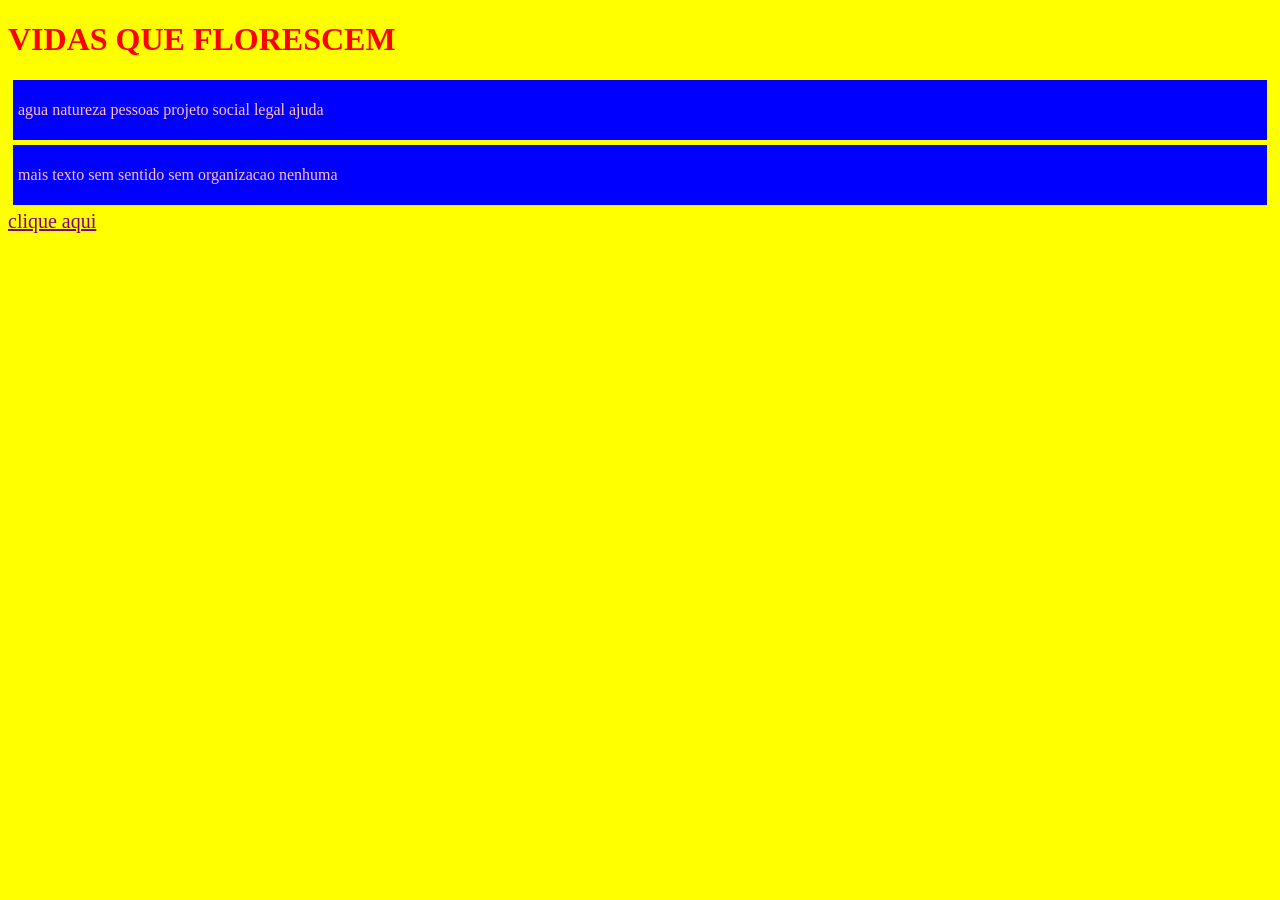
<file: Aula 11/bad.html>
<!DOCTYPE html>
<html>
<head>
  <title>Vidas que Florescem</title>
  <style>
    body {
      background: yellow;
      font-family: Comic Sans MS;
    }

    h1 {
      color: red;
      text-align: left;
    }

    .box {
      background: blue;
      color: pink;
      margin: 5px;
      padding: 5px;
    }

    a {
      color: purple;
      font-size: 20px;
    }

    a:hover {
      background: black;
      color: black;
    }
  </style>
</head>

<body>

<h1>VIDAS QUE FLORESCEM</h1>

<div class="box">
  <p>agua natureza pessoas projeto social legal ajuda</p>
</div>

<div class="box">
  <p>mais texto sem sentido sem organizacao nenhuma</p>
</div>

<a href="#">clique aqui</a>

</body>
</html>
</file>
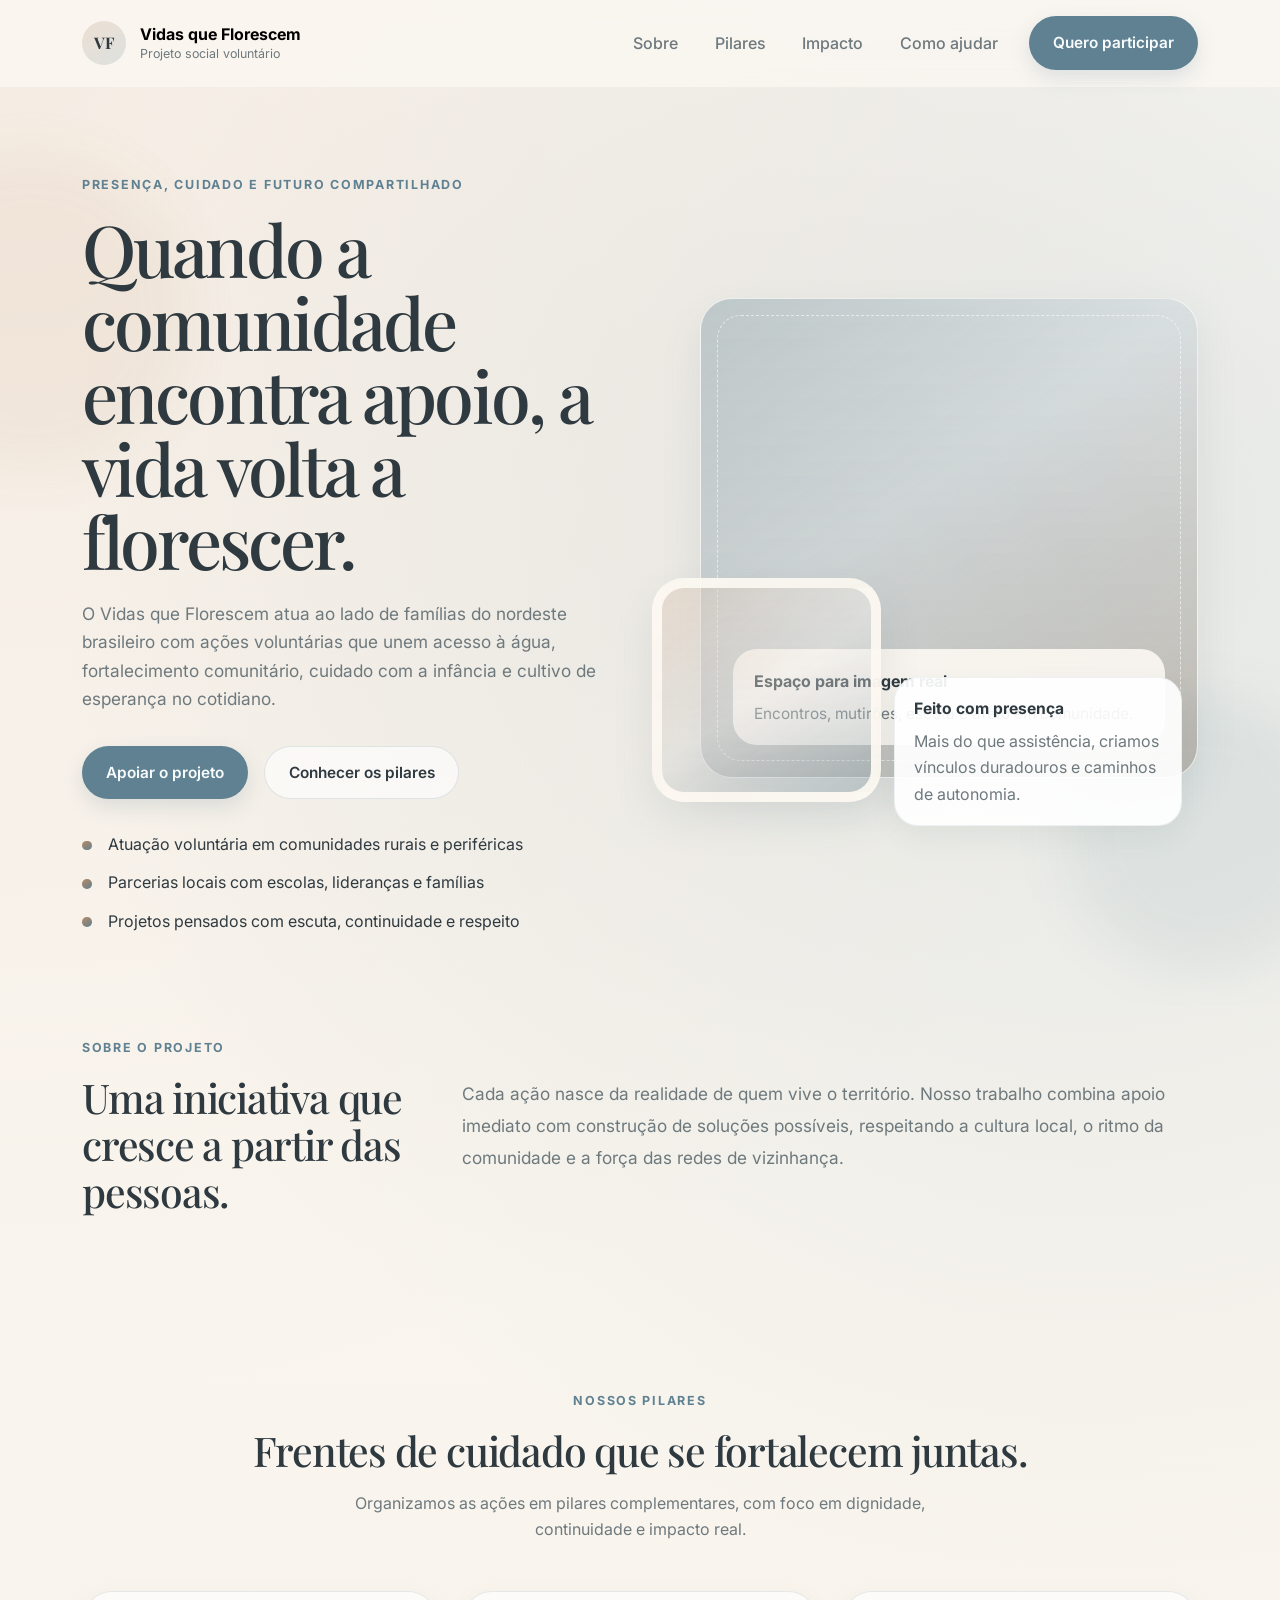
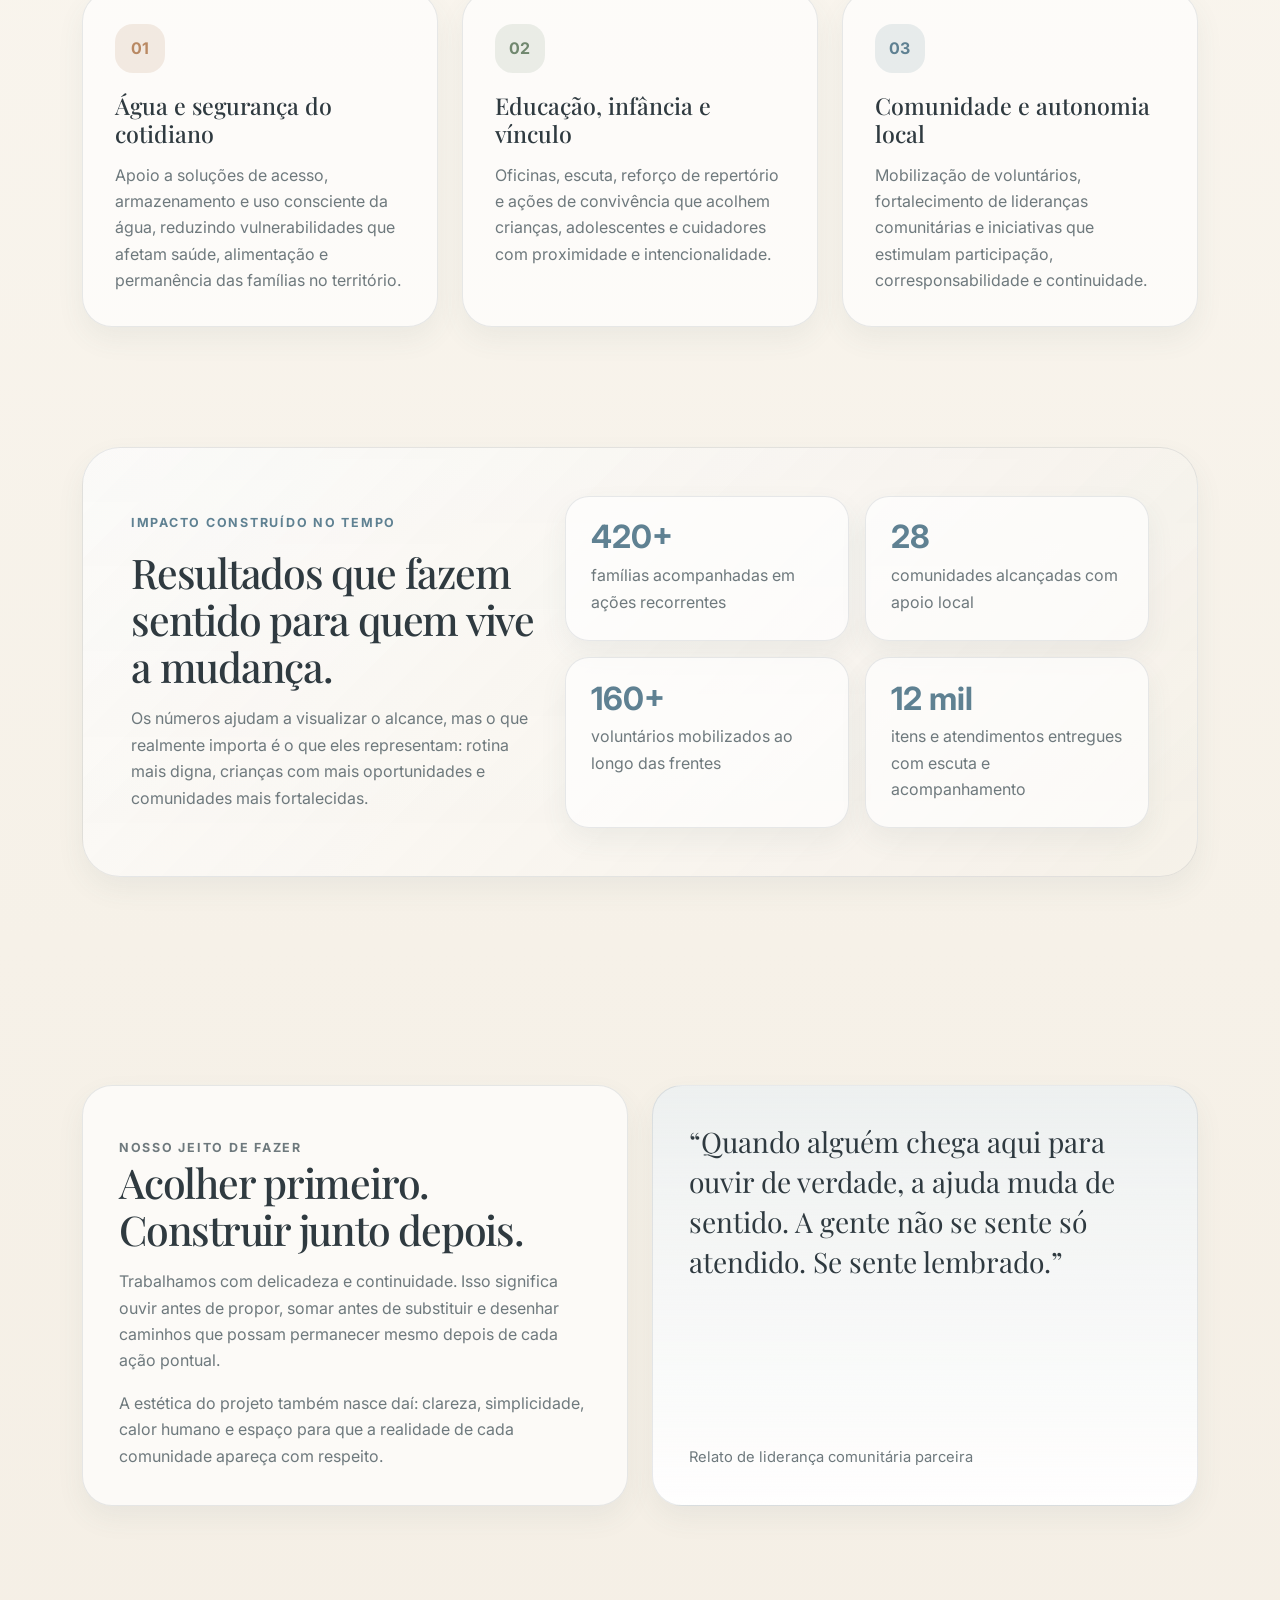
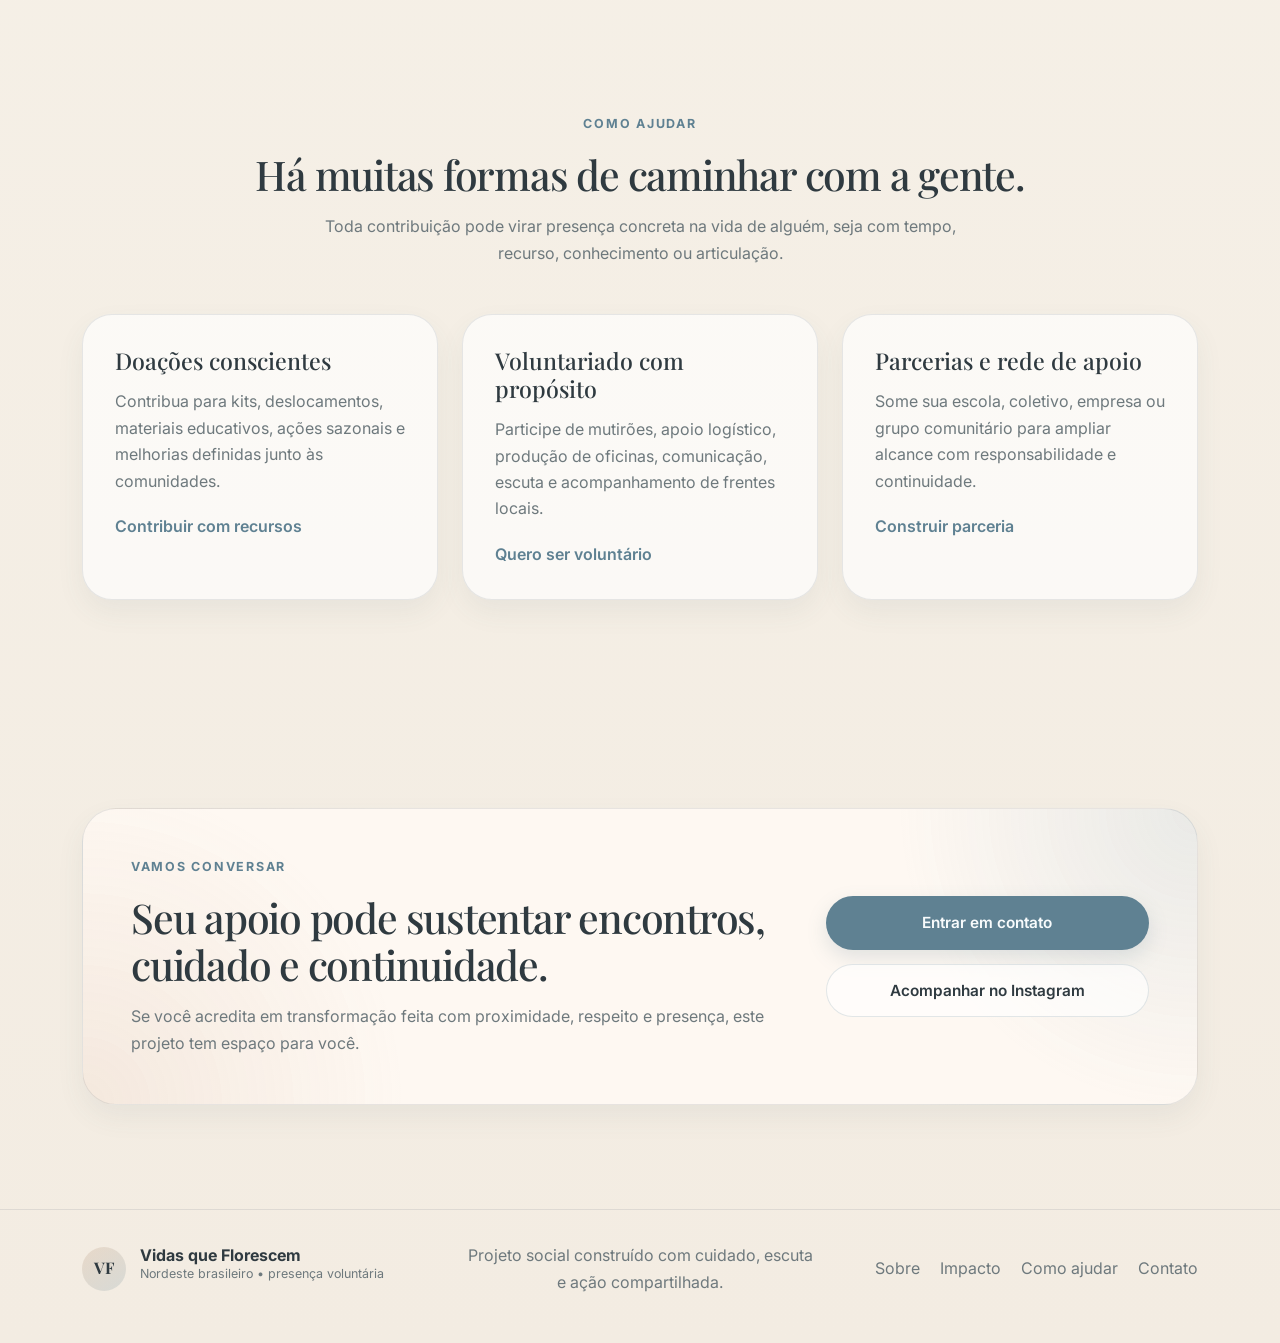
<file: Aula 11/indexAVS.html>
<!DOCTYPE html>
<html lang="pt-BR">
<head>
  <meta charset="UTF-8">
  <meta name="viewport" content="width=device-width, initial-scale=1">
  <meta name="description" content="Vidas que Florescem é um projeto social voluntário no nordeste brasileiro que fortalece comunidades com cuidado, água, formação e presença.">
  <title>Vidas que Florescem</title>
  <link rel="preconnect" href="https://fonts.googleapis.com">
  <link rel="preconnect" href="https://fonts.gstatic.com" crossorigin>
  <link href="https://fonts.googleapis.com/css2?family=Inter:wght@400;500;600;700;800&family=Playfair+Display:wght@600;700&display=swap" rel="stylesheet">
  <link href="https://cdn.jsdelivr.net/npm/bootstrap@5.3.3/dist/css/bootstrap.min.css" rel="stylesheet" integrity="sha384-QWTKZyjpPEjISv5WaRU9OFeRpok6YctnYmDr5pNlyT2bRjXh0JMhjY6hW+ALEwIH" crossorigin="anonymous">
  <link rel="stylesheet" href="style.css">
</head>
<body>
  <nav class="navbar navbar-expand-lg site-navbar" id="mainNav">
    <div class="container">
      <a class="navbar-brand brand-mark" href="#inicio">
        <span class="brand-mark__seal">VF</span>
        <span class="brand-mark__text">
          <strong>Vidas que Florescem</strong>
          <small>Projeto social voluntário</small>
        </span>
      </a>
      <button class="navbar-toggler nav-toggle" type="button" data-bs-toggle="collapse" data-bs-target="#mainMenu" aria-controls="mainMenu" aria-expanded="false" aria-label="Abrir navegação">
        <span class="navbar-toggler-icon"></span>
      </button>
      <div class="collapse navbar-collapse justify-content-end" id="mainMenu">
        <ul class="navbar-nav align-items-lg-center gap-lg-2">
          <li class="nav-item"><a class="nav-link" href="#sobre">Sobre</a></li>
          <li class="nav-item"><a class="nav-link" href="#pilares">Pilares</a></li>
          <li class="nav-item"><a class="nav-link" href="#impacto">Impacto</a></li>
          <li class="nav-item"><a class="nav-link" href="#envolva-se">Como ajudar</a></li>
          <li class="nav-item mt-3 mt-lg-0 ms-lg-2"><a class="btn btn-soft" href="#contato">Quero participar</a></li>
        </ul>
      </div>
    </div>
  </nav>

  <main>
    <section class="hero-section" id="inicio">
      <div class="hero-wash hero-wash--left"></div>
      <div class="hero-wash hero-wash--right"></div>
      <div class="container">
        <div class="row align-items-center gy-5">
          <div class="col-lg-6">
            <div class="eyebrow reveal">Presença, cuidado e futuro compartilhado</div>
            <h1 class="hero-title reveal">Quando a comunidade encontra apoio, a vida volta a florescer.</h1>
            <p class="hero-text reveal">
              O Vidas que Florescem atua ao lado de famílias do nordeste brasileiro com ações voluntárias que unem acesso à água,
              fortalecimento comunitário, cuidado com a infância e cultivo de esperança no cotidiano.
            </p>
            <div class="hero-actions reveal">
              <a class="btn btn-primary-soft" href="#envolva-se">Apoiar o projeto</a>
              <a class="btn btn-outline-soft" href="#pilares">Conhecer os pilares</a>
            </div>
            <ul class="hero-trust reveal">
              <li>Atuação voluntária em comunidades rurais e periféricas</li>
              <li>Parcerias locais com escolas, lideranças e famílias</li>
              <li>Projetos pensados com escuta, continuidade e respeito</li>
            </ul>
          </div>
          <div class="col-lg-6">
            <div class="hero-visual reveal">
              <div class="hero-visual__photo hero-visual__photo--main">
                <div class="photo-copy">
                  <span>Espaço para imagem real</span>
                  <p>Encontros, mutirões, escuta e afeto em comunidade.</p>
                </div>
              </div>
              <div class="hero-visual__photo hero-visual__photo--secondary"></div>
              <div class="hero-note">
                <strong>Feito com presença</strong>
                <p>Mais do que assistência, criamos vínculos duradouros e caminhos de autonomia.</p>
              </div>
            </div>
          </div>
        </div>
      </div>
    </section>

    <section class="intro-band reveal" id="sobre">
      <div class="container">
        <div class="row align-items-center gy-4">
          <div class="col-lg-4">
            <p class="section-kicker">Sobre o projeto</p>
            <h2 class="section-title">Uma iniciativa que cresce a partir das pessoas.</h2>
          </div>
          <div class="col-lg-8">
            <p class="intro-band__text">
              Cada ação nasce da realidade de quem vive o território. Nosso trabalho combina apoio imediato com construção de
              soluções possíveis, respeitando a cultura local, o ritmo da comunidade e a força das redes de vizinhança.
            </p>
          </div>
        </div>
      </div>
    </section>

    <section class="section-space" id="pilares">
      <div class="container">
        <div class="section-heading text-center reveal">
          <p class="section-kicker">Nossos pilares</p>
          <h2 class="section-title">Frentes de cuidado que se fortalecem juntas.</h2>
          <p class="section-description">
            Organizamos as ações em pilares complementares, com foco em dignidade, continuidade e impacto real.
          </p>
        </div>
        <div class="row g-4">
          <div class="col-md-6 col-xl-4">
            <article class="pillar-card reveal">
              <div class="pillar-icon">01</div>
              <h3>Água e segurança do cotidiano</h3>
              <p>
                Apoio a soluções de acesso, armazenamento e uso consciente da água, reduzindo vulnerabilidades que afetam saúde,
                alimentação e permanência das famílias no território.
              </p>
            </article>
          </div>
          <div class="col-md-6 col-xl-4">
            <article class="pillar-card reveal">
              <div class="pillar-icon pillar-icon--green">02</div>
              <h3>Educação, infância e vínculo</h3>
              <p>
                Oficinas, escuta, reforço de repertório e ações de convivência que acolhem crianças, adolescentes e cuidadores com
                proximidade e intencionalidade.
              </p>
            </article>
          </div>
          <div class="col-md-6 col-xl-4">
            <article class="pillar-card reveal">
              <div class="pillar-icon pillar-icon--blue">03</div>
              <h3>Comunidade e autonomia local</h3>
              <p>
                Mobilização de voluntários, fortalecimento de lideranças comunitárias e iniciativas que estimulam participação,
                corresponsabilidade e continuidade.
              </p>
            </article>
          </div>
        </div>
      </div>
    </section>

    <section class="section-space section-impact" id="impacto">
      <div class="container">
        <div class="impact-panel">
          <div class="row align-items-center gy-5">
            <div class="col-lg-5">
              <div class="reveal">
                <p class="section-kicker">Impacto construído no tempo</p>
                <h2 class="section-title">Resultados que fazem sentido para quem vive a mudança.</h2>
                <p class="section-description text-start mx-0">
                  Os números ajudam a visualizar o alcance, mas o que realmente importa é o que eles representam: rotina mais digna,
                  crianças com mais oportunidades e comunidades mais fortalecidas.
                </p>
              </div>
            </div>
            <div class="col-lg-7">
              <div class="row g-3">
                <div class="col-sm-6">
                  <div class="impact-card reveal">
                    <strong>420+</strong>
                    <span>famílias acompanhadas em ações recorrentes</span>
                  </div>
                </div>
                <div class="col-sm-6">
                  <div class="impact-card reveal">
                    <strong>28</strong>
                    <span>comunidades alcançadas com apoio local</span>
                  </div>
                </div>
                <div class="col-sm-6">
                  <div class="impact-card reveal">
                    <strong>160+</strong>
                    <span>voluntários mobilizados ao longo das frentes</span>
                  </div>
                </div>
                <div class="col-sm-6">
                  <div class="impact-card reveal">
                    <strong>12 mil</strong>
                    <span>itens e atendimentos entregues com escuta e acompanhamento</span>
                  </div>
                </div>
              </div>
            </div>
          </div>
        </div>
      </div>
    </section>

    <section class="section-space">
      <div class="container">
        <div class="row g-4 align-items-stretch">
          <div class="col-lg-6">
            <div class="story-card reveal">
              <p class="section-kicker">Nosso jeito de fazer</p>
              <h2 class="section-title">Acolher primeiro. Construir junto depois.</h2>
              <p>
                Trabalhamos com delicadeza e continuidade. Isso significa ouvir antes de propor, somar antes de substituir e desenhar
                caminhos que possam permanecer mesmo depois de cada ação pontual.
              </p>
              <p>
                A estética do projeto também nasce daí: clareza, simplicidade, calor humano e espaço para que a realidade de cada
                comunidade apareça com respeito.
              </p>
            </div>
          </div>
          <div class="col-lg-6">
            <div class="quote-card reveal">
              <p>
                “Quando alguém chega aqui para ouvir de verdade, a ajuda muda de sentido. A gente não se sente só atendido. Se sente
                lembrado.”
              </p>
              <span>Relato de liderança comunitária parceira</span>
            </div>
          </div>
        </div>
      </div>
    </section>

    <section class="section-space section-engage" id="envolva-se">
      <div class="container">
        <div class="section-heading text-center reveal">
          <p class="section-kicker">Como ajudar</p>
          <h2 class="section-title">Há muitas formas de caminhar com a gente.</h2>
          <p class="section-description">
            Toda contribuição pode virar presença concreta na vida de alguém, seja com tempo, recurso, conhecimento ou articulação.
          </p>
        </div>
        <div class="row g-4">
          <div class="col-md-6 col-xl-4">
            <article class="engage-card reveal">
              <h3>Doações conscientes</h3>
              <p>Contribua para kits, deslocamentos, materiais educativos, ações sazonais e melhorias definidas junto às comunidades.</p>
              <a href="#contato">Contribuir com recursos</a>
            </article>
          </div>
          <div class="col-md-6 col-xl-4">
            <article class="engage-card reveal">
              <h3>Voluntariado com propósito</h3>
              <p>Participe de mutirões, apoio logístico, produção de oficinas, comunicação, escuta e acompanhamento de frentes locais.</p>
              <a href="#contato">Quero ser voluntário</a>
            </article>
          </div>
          <div class="col-md-6 col-xl-4">
            <article class="engage-card reveal">
              <h3>Parcerias e rede de apoio</h3>
              <p>Some sua escola, coletivo, empresa ou grupo comunitário para ampliar alcance com responsabilidade e continuidade.</p>
              <a href="#contato">Construir parceria</a>
            </article>
          </div>
        </div>
      </div>
    </section>

    <section class="section-space section-cta" id="contato">
      <div class="container">
        <div class="cta-panel reveal">
          <div class="row align-items-center gy-4">
            <div class="col-lg-8">
              <p class="section-kicker">Vamos conversar</p>
              <h2 class="section-title">Seu apoio pode sustentar encontros, cuidado e continuidade.</h2>
              <p class="section-description text-start mx-0">
                Se você acredita em transformação feita com proximidade, respeito e presença, este projeto tem espaço para você.
              </p>
            </div>
            <div class="col-lg-4 text-lg-end">
              <div class="cta-actions">
                <a class="btn btn-primary-soft" href="mailto:contato@vidasqueflorescem.org">Entrar em contato</a>
                <a class="btn btn-outline-soft" href="https://instagram.com" target="_blank" rel="noreferrer">Acompanhar no Instagram</a>
              </div>
            </div>
          </div>
        </div>
      </div>
    </section>
  </main>

  <footer class="site-footer">
    <div class="container">
      <div class="row gy-4 align-items-center">
        <div class="col-lg-4">
          <div class="brand-mark brand-mark--footer">
            <span class="brand-mark__seal">VF</span>
            <span class="brand-mark__text">
              <strong>Vidas que Florescem</strong>
              <small>Nordeste brasileiro • presença voluntária</small>
            </span>
          </div>
        </div>
        <div class="col-lg-4 text-center">
          <p class="footer-copy">Projeto social construído com cuidado, escuta e ação compartilhada.</p>
        </div>
        <div class="col-lg-4">
          <div class="footer-links">
            <a href="#sobre">Sobre</a>
            <a href="#impacto">Impacto</a>
            <a href="#envolva-se">Como ajudar</a>
            <a href="mailto:contato@vidasqueflorescem.org">Contato</a>
          </div>
        </div>
      </div>
    </div>
  </footer>

  <script src="https://cdn.jsdelivr.net/npm/bootstrap@5.3.3/dist/js/bootstrap.bundle.min.js" integrity="sha384-YvpcrYf0tY3lHB60NNkmXc5s9fDVZLESaAA55NDzOxhy9GkcIdslK1eN7N6jIeHz" crossorigin="anonymous"></script>
  <script>
    const nav = document.getElementById('mainNav');
    const revealItems = document.querySelectorAll('.reveal');

    window.addEventListener('scroll', () => {
      nav.classList.toggle('is-scrolled', window.scrollY > 24);
    });

    document.querySelectorAll('a[href^="#"]').forEach((link) => {
      link.addEventListener('click', (event) => {
        const target = document.querySelector(link.getAttribute('href'));
        if (!target) return;
        event.preventDefault();
        target.scrollIntoView({ behavior: 'smooth', block: 'start' });
      });
    });

    const revealObserver = new IntersectionObserver((entries) => {
      entries.forEach((entry) => {
        if (entry.isIntersecting) {
          entry.target.classList.add('is-visible');
          revealObserver.unobserve(entry.target);
        }
      });
    }, { threshold: 0.14 });

    revealItems.forEach((item) => revealObserver.observe(item));
  </script>
</body>
</html>
</file>
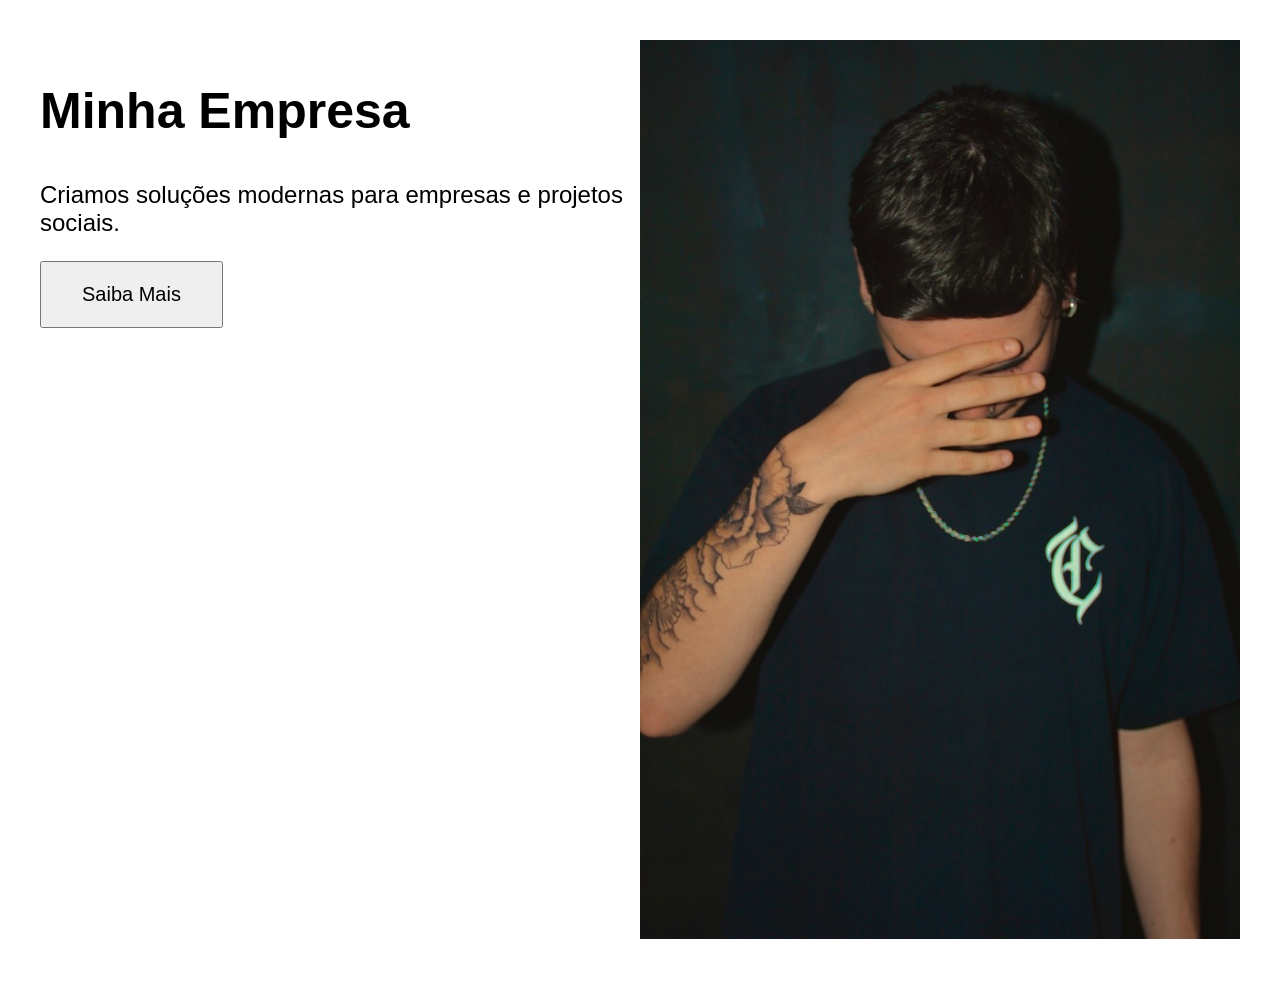
<file: Aula 12/01-layout-quebrado.html>
<!DOCTYPE html>
<html lang="pt-br">

<head>
    <meta charset="UTF-8">
    <meta name="viewport" content="width=device-width, initial-scale=1.0">
    <title>Layout Quebrado</title>

    <link rel="stylesheet" href="quebrado.css">
</head>

<body>

    <section class="hero">

        <div class="texto">
            <h1>Minha Empresa</h1>

            <p>
                Criamos soluções modernas para empresas e projetos sociais.
            </p>

            <button>
                Saiba Mais
            </button>
        </div>

        <div class="imagem">
            <img class="img-fluid" src="./assets/tom.jpeg" alt="Descrição da imagem para leitores de tela">

    </section>


</body>

</html>
</file>
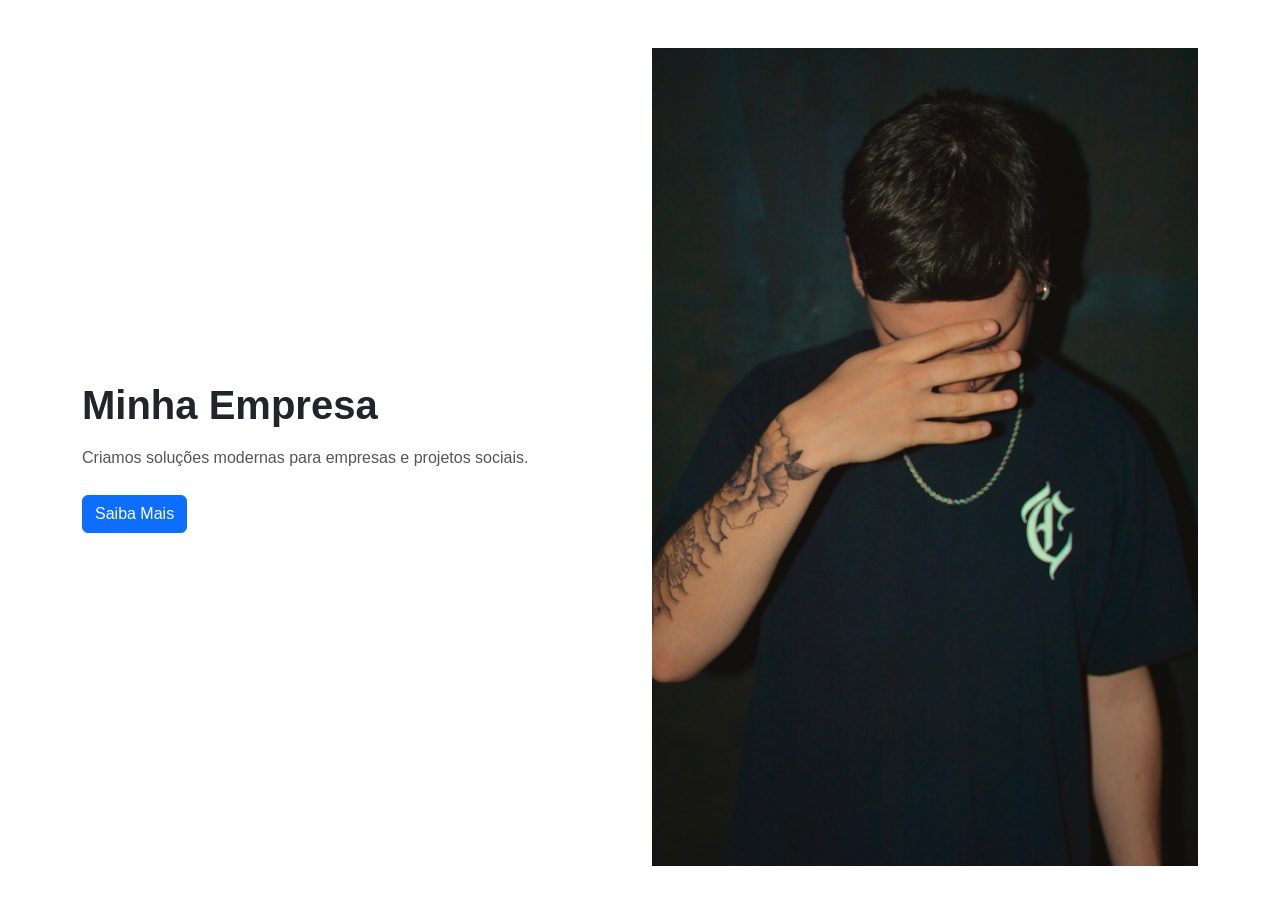
<file: Aula 12/02-layout-corrigido.html>
<!DOCTYPE html>
<html lang="pt-br">

<head>
    <meta charset="UTF-8">
    <meta name="viewport" content="width=device-width, initial-scale=1.0">

    <title>Layout Responsivo</title>

    <!-- Bootstrap -->
    <link href="https://cdn.jsdelivr.net/npm/bootstrap@5.3.0/dist/css/bootstrap.min.css" rel="stylesheet">

    <link rel="stylesheet" href="corrigido.css">
</head>

<body>

    <section class="container py-5">

        <div class="row align-items-center">

            <div class="col-md-6 col-12 mb-4 mb-md-0">

                <h1 class="mb-3">
                    Minha Empresa
                </h1>

                <p class="mb-4">
                    Criamos soluções modernas para empresas e projetos sociais.
                </p>

                <button class="btn btn-primary">
                    Saiba Mais
                </button>

            </div>

            <div class="col-md-6 col-12">
                <img class="img-fluid" src="./assets/tom.jpeg" alt="Descrição da imagem para leitores de tela">
            </div>

        </div>

    </section>

</body>

</html>
</file>
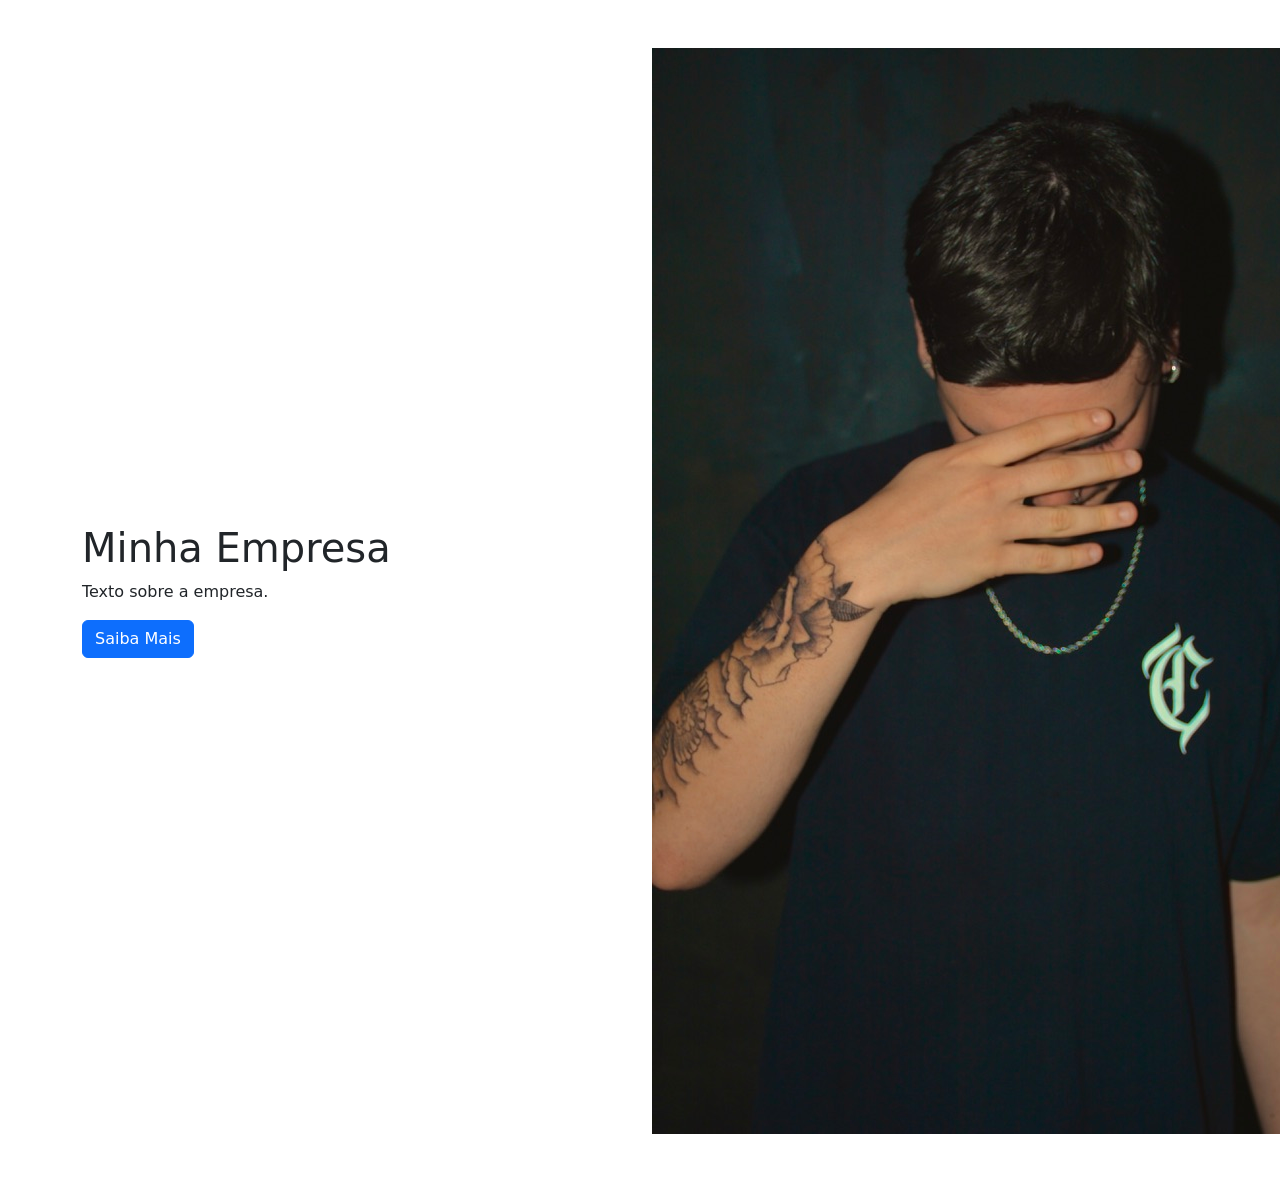
<file: Aula 12/03-erros-controlados.html>
<!DOCTYPE html>
<html lang="pt-br">

<head>
    <meta charset="UTF-8">
    <meta name="viewport" content="width=device-width, initial-scale=1.0">

    <title>Erros Controlados</title>

    <link href="https://cdn.jsdelivr.net/npm/bootstrap@5.3.0/dist/css/bootstrap.min.css" rel="stylesheet">
</head>

<body>

    <section class="container py-5">

        <div class="row align-items-center">

            <div class="col-md-6">

                <h1>
                    Minha Empresa
                </h1>

                <p>
                    Texto sobre a empresa.
                </p>

                <button class="btn btn-primary">
                    Saiba Mais
                </button>

            </div>

            <div class="col-md-6">

                <img src="./assets/tom.jpeg" alt="Descrição da imagem para leitores de tela">
            </div>

        </div>

    </section>

</body>

</html>
</file>
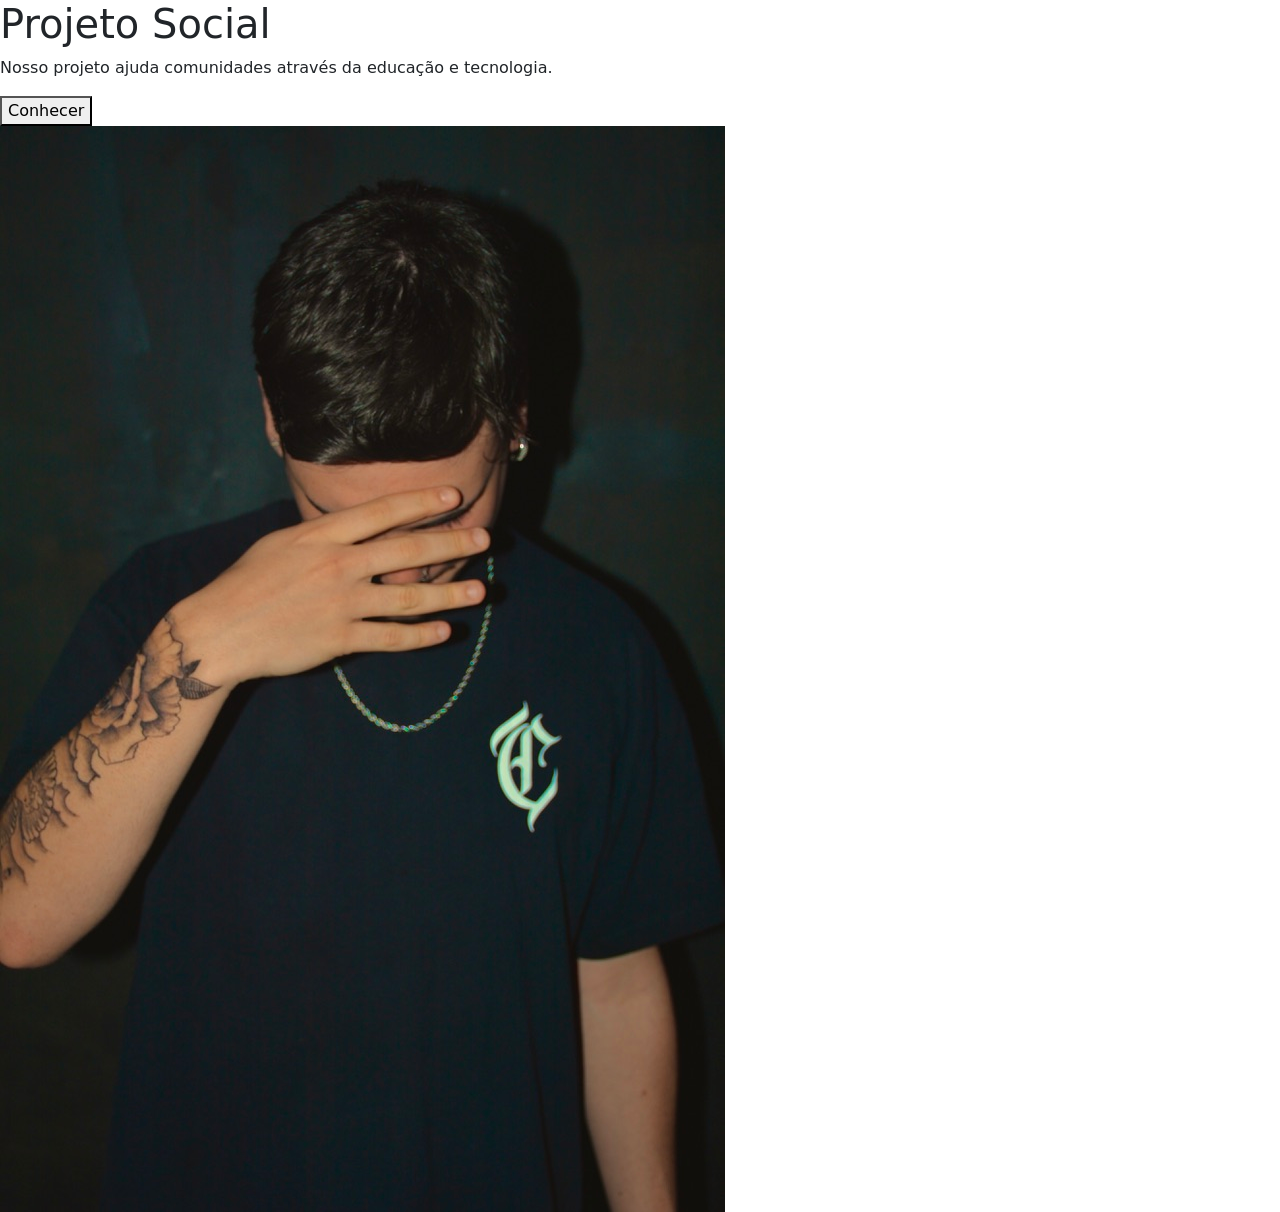
<file: Aula 12/04-exercicio-alunos.html>
<!DOCTYPE html>
<html lang="pt-br">

<head>
    <meta charset="UTF-8">
    <meta name="viewport" content="width=device-width, initial-scale=1.0">

    <title>Exercício</title>

    <link href="https://cdn.jsdelivr.net/npm/bootstrap@5.3.0/dist/css/bootstrap.min.css" rel="stylesheet">
</head>

<body>

    <section>

        <div style="width: 700px;">

            <h1>
                Projeto Social
            </h1>

            <p>
                Nosso projeto ajuda comunidades através da educação e tecnologia.
            </p>

            <button>
                Conhecer
            </button>

        </div>

        <div>

            <img src="./assets/tom.jpeg" alt="Descrição da imagem para leitores de tela">
        </div>

    </section>

</body>

</html>
</file>
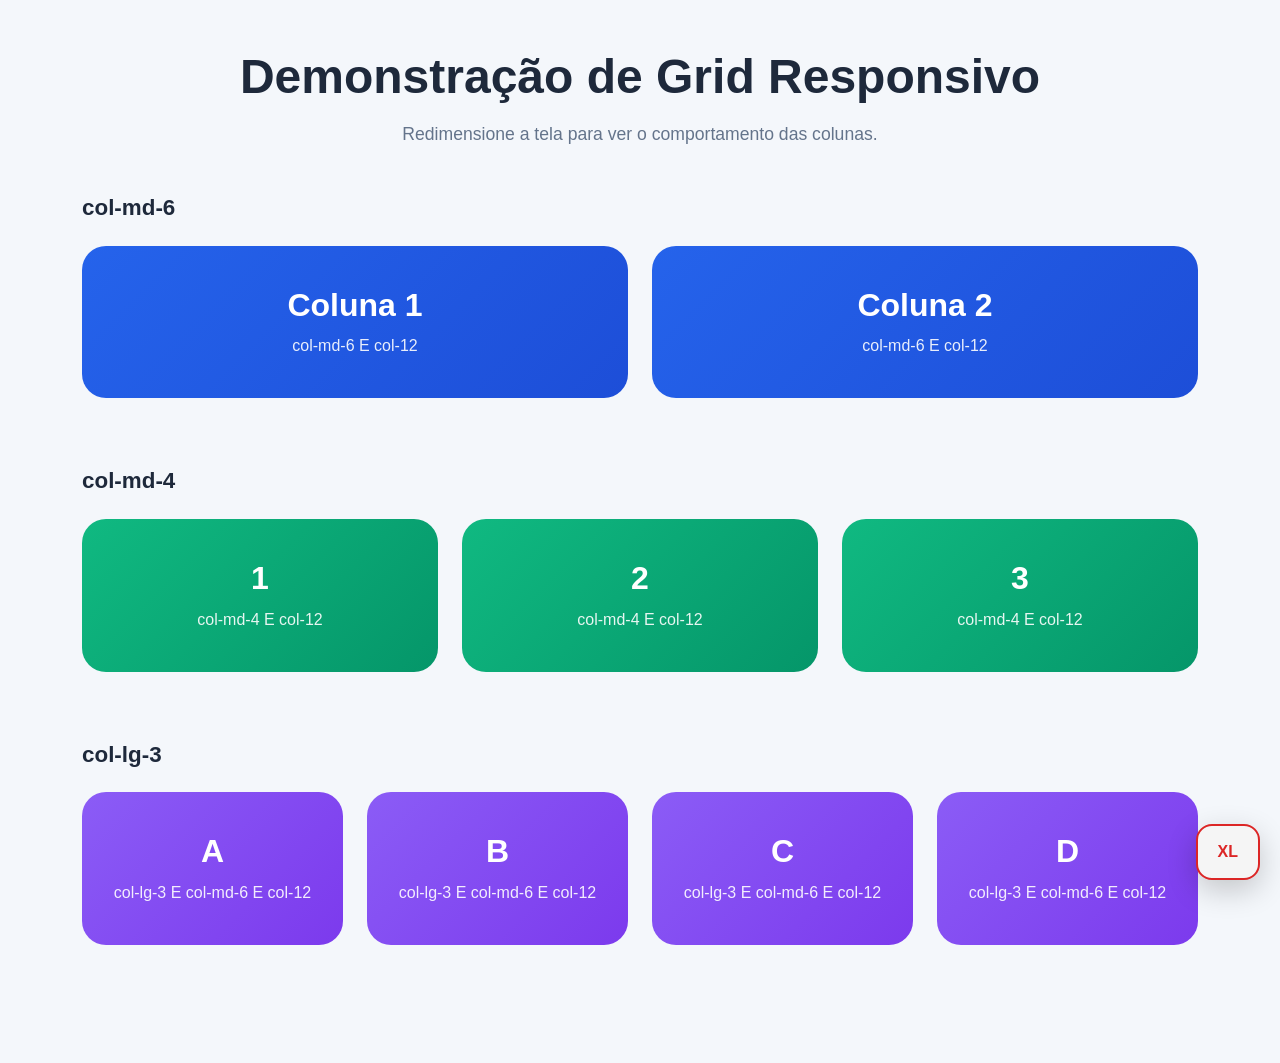
<file: Aula 12/rowsCols.html>
<!DOCTYPE html>
<html lang="pt-br">

<head>
    <meta charset="UTF-8">
    <meta name="viewport" content="width=device-width, initial-scale=1.0">

    <title>Bootstrap Grid Demo</title>

    <!-- Bootstrap -->
    <link href="https://cdn.jsdelivr.net/npm/bootstrap@5.3.0/dist/css/bootstrap.min.css" rel="stylesheet">

    <link rel="stylesheet" href="rowsCols.css">
</head>

<body>

    <div class="container py-5">

        <header class="mb-5 text-center">
            <h1 class="titulo">
                Demonstração de Grid Responsivo
            </h1>

            <p class="subtitulo">
                Redimensione a tela para ver o comportamento das colunas.
            </p>
        </header>

        <!-- EXEMPLO 1 -->

        <section class="demo-section">

            <h2 class="mb-4">
                col-md-6
            </h2>

            <div class="row g-4">

                <div class="col-md-6 col-12">
                    <div class="demo-box azul">
                        <h3>Coluna 1</h3>

                        <p>
                            col-md-6 E col-12
                        </p>
                    </div>
                </div>

                <div class="col-md-6 col-12">
                    <div class="demo-box azul">
                        <h3>Coluna 2</h3>

                        <p>
                            col-md-6 E col-12
                        </p>
                    </div>
                </div>

            </div>

        </section>

        <!-- EXEMPLO 2 -->

        <section class="demo-section">

            <h2 class="mb-4">
                col-md-4
            </h2>

            <div class="row g-4">

                <div class="col-md-4 col-12">
                    <div class="demo-box verde">
                        <h3>1</h3>

                        <p>
                            col-md-4 E col-12 </p>
                    </div>
                </div>

                <div class="col-md-4 col-12">
                    <div class="demo-box verde">
                        <h3>2</h3>

                        <p>
                            col-md-4 E col-12 </p>
                    </div>
                </div>

                <div class="col-md-4 col-12">
                    <div class="demo-box verde">
                        <h3>3</h3>

                        <p>
                            col-md-4 E col-12 </p>
                    </div>
                </div>

            </div>

        </section>

        <!-- EXEMPLO 3 -->

        <section class="demo-section">

            <h2 class="mb-4">
                col-lg-3
            </h2>

            <div class="row g-4">

                <div class="col-lg-3 col-md-6 col-12">
                    <div class="demo-box roxo">
                        <h3>A</h3>

                        <p>
                            col-lg-3 E col-md-6 E col-12 </p>
                    </div>
                </div>

                <div class="col-lg-3 col-md-6 col-12">
                    <div class="demo-box roxo">
                        <h3>B</h3>

                        <p>
                            col-lg-3 E col-md-6 E col-12 </p>
                    </div>
                </div>

                <div class="col-lg-3 col-md-6 col-12">
                    <div class="demo-box roxo">
                        <h3>C</h3>

                        <p>
                            col-lg-3 E col-md-6 E col-12 </p>
                    </div>
                </div>

                <div class="col-lg-3 col-md-6 col-12">
                    <div class="demo-box roxo">
                        <h3>D</h3>

                        <p>
                            col-lg-3 E col-md-6 E col-12 </p>
                    </div>
                </div>

            </div>

        </section>

    </div>

    <!-- RÉGUA RESPONSIVA -->

    <div class="breakpoint-indicator">

        <span class="d-inline d-none">
            XXS
        </span>

        <span class="d-inline d-sm-none">
            XS
        </span>

        <span class="d-none d-sm-inline d-md-none">
            SM
        </span>

        <span class="d-none d-md-inline d-lg-none">
            MD
        </span>

        <span class="d-none d-lg-inline d-xl-none">
            LG
        </span>

        <span class="d-none d-xl-inline d-xxl-none">
            XL
        </span>

        <span class="d-none d-xxl-inline">
            XXL
        </span>

    </div>

</body>

</html>
</file>
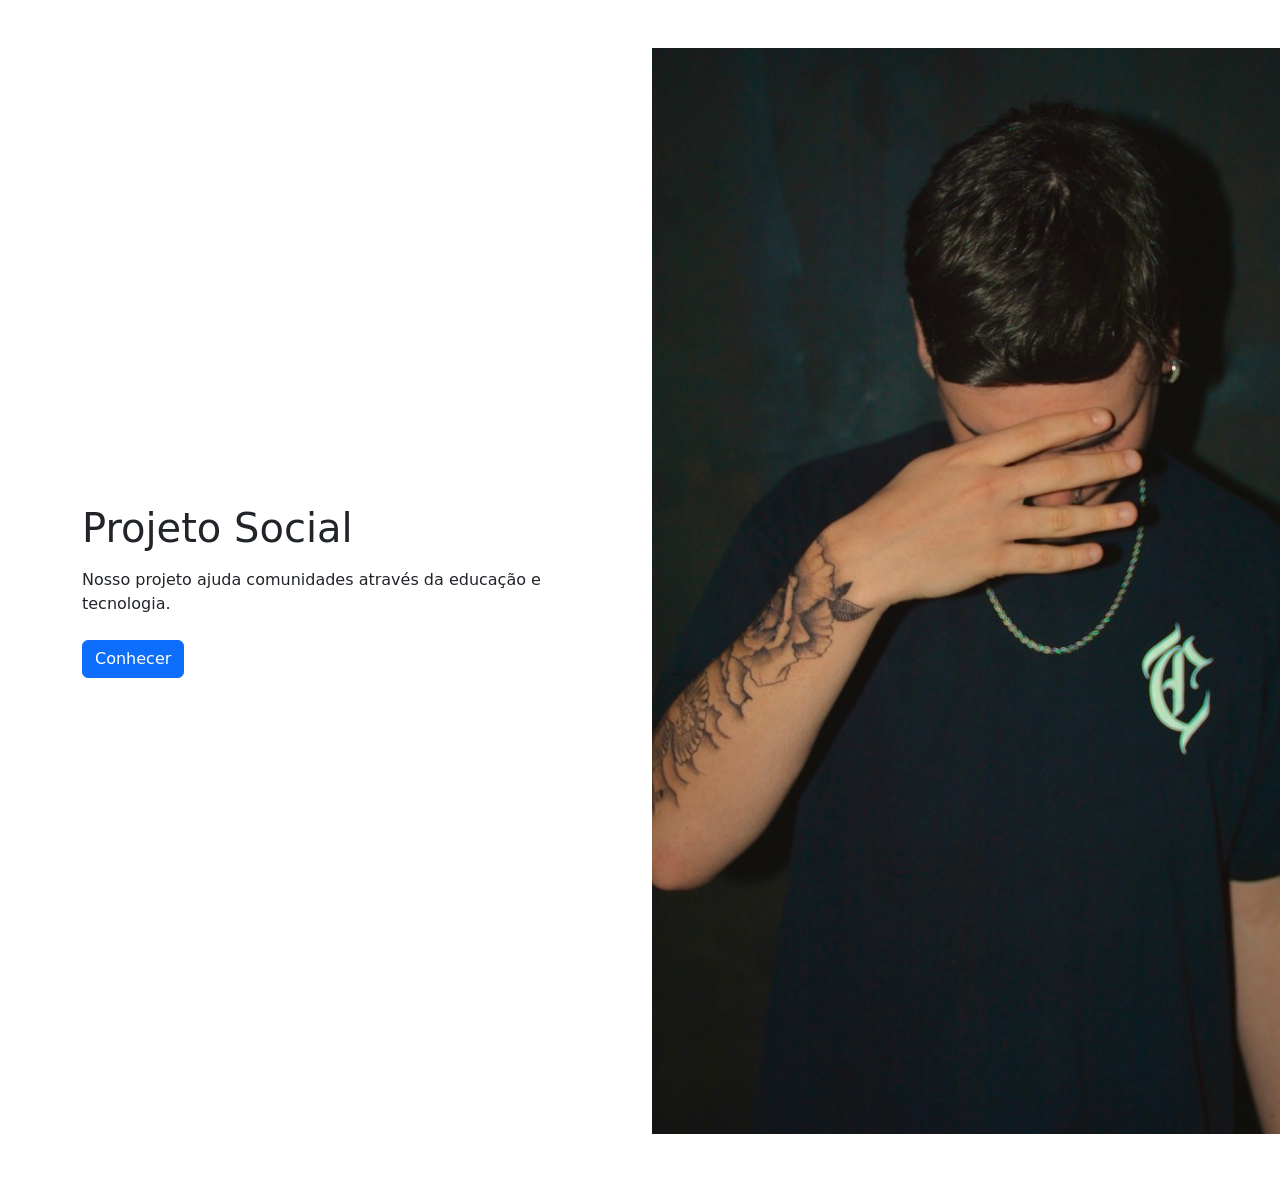
<file: Aula 12/spec.html>
<!DOCTYPE html>
<html lang="pt-br">

<head>
    <meta charset="UTF-8">
    <meta name="viewport" content="width=device-width, initial-scale=1.0">

    <title>Spec</title>

    <link href="https://cdn.jsdelivr.net/npm/bootstrap@5.3.0/dist/css/bootstrap.min.css" rel="stylesheet">
</head>

<body>
    <section class="container py-5">

        <div class="row align-items-center">

            <div class="col-md-6 col-12 mb-4 mb-md-0">

                <h1 class="mb-3">
                    Projeto Social
                </h1>

                <p class="mb-4">
                    Nosso projeto ajuda comunidades através da educação e tecnologia.
                </p>

                <button class="btn btn-primary">
                    Conhecer
                </button>

            </div>

            <div class="col-md-6 col-12">

                <img src="./assets/tom.jpeg" alt="Descrição da imagem para leitores de tela">
            </div>

        </div>

    </section>
</body>

</html>
</file>
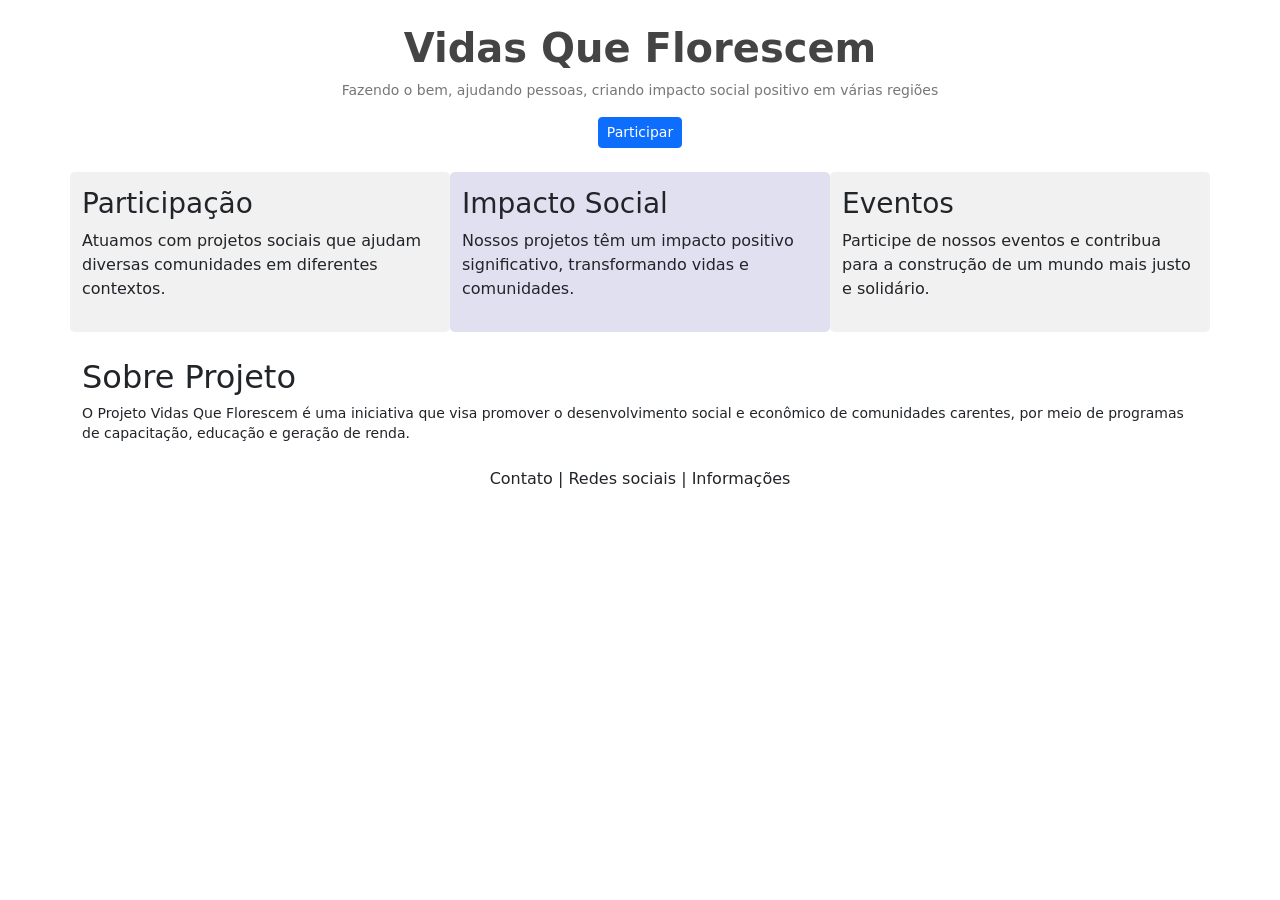
<file: Aula 7/index-desafio.html>
<!DOCTYPE html>
<html lang="en">

<head>
    <meta charset="UTF-8">
    <meta name="viewport" content="width=device-width, initial-scale=1.0">
    <title>Vida Que Florescem</title>
    <link rel="stylesheet" href="desafio.css">
    <link href="https://cdn.jsdelivr.net/npm/bootstrap@5.3.0/dist/css/bootstrap.min.css" rel="stylesheet">

</head>

<body>
    <header>
        <div class="container mt-4 text-center">
            <h1 class="titulo">Vidas Que Florescem</h1>
            <p class="subtitulo">Fazendo o bem, ajudando pessoas, criando impacto social positivo em várias regiões</p>
            <a href="#" class="btn btn-primary btn-sm">Participar</a>
        </div>
    </header>

    <section class="container mt-4">
        <div class="row">

            <div class="col-md-4 card-custom">
                <h3>Participação</h3>
                <p>Atuamos com projetos sociais que ajudam diversas comunidades em diferentes contextos.</p>
            </div>

            <div class="col-md-4 card-custom destaque">
                <h3>Impacto Social</h3>
                <p>Nossos projetos têm um impacto positivo significativo, transformando vidas e comunidades.</p>
            </div>

            <div class="col-md-4 card-custom">
                <h3>Eventos</h3>
                <p>Participe de nossos eventos e contribua para a construção de um mundo mais justo e solidário.</p>
            </div>
        </div>
    </section>


    <section class="container mt-3">
        <h2>Sobre Projeto</h2>
        <p class="texto-longo">O Projeto Vidas Que Florescem é uma iniciativa que visa promover o desenvolvimento social
            e econômico de comunidades carentes, por meio de programas de capacitação, educação e geração de renda.</p>
    </section>

    <footer class="container mt-4 text-center">
        <p>Contato | Redes sociais | Informações</p>
    </footer>


</body>

</html>
</file>
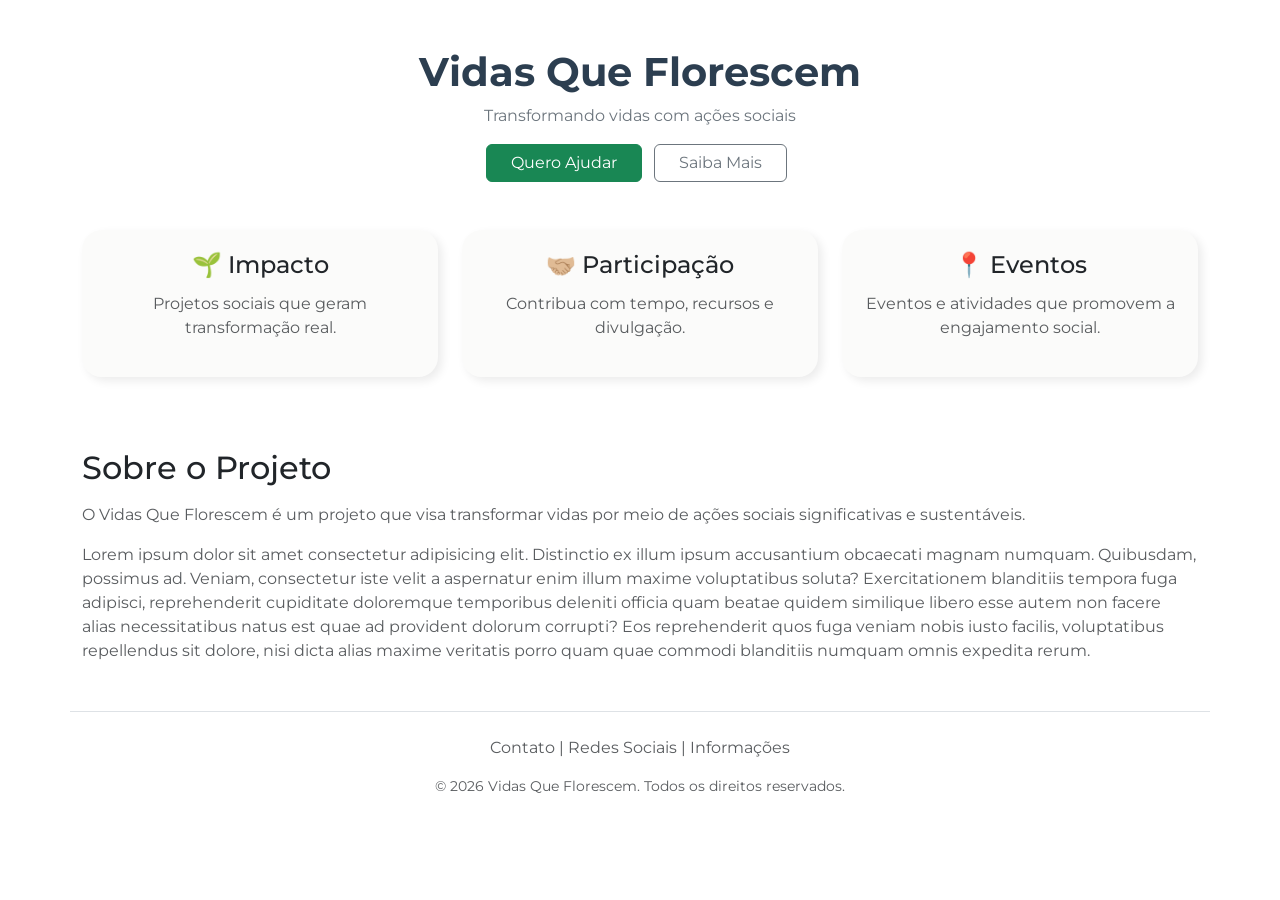
<file: Aula 7/index-refinado.html>
<!DOCTYPE html>
<html lang="en">

<head>
    <meta charset="UTF-8">
    <meta name="viewport" content="width=device-width, initial-scale=1.0">
    <title>Vida Que Florescem</title>
    <link rel="stylesheet" href="refinado.css">
    <link href="https://cdn.jsdelivr.net/npm/bootstrap@5.3.0/dist/css/bootstrap.min.css" rel="stylesheet">
    <link rel="preconnect" href="https://fonts.googleapis.com">
    <link rel="preconnect" href="https://fonts.gstatic.com" crossorigin>
    <link href="https://fonts.googleapis.com/css2?family=Montserrat:ital,wght@0,100..900;1,100..900&display=swap"
        rel="stylesheet">

</head>

<body>
    <header class="container text-center my-5">
        <h1 class="fw-bold titulo">Vidas Que Florescem</h1>
        <p class="subtitulo mb-3">Transformando vidas com ações sociais</p>

        <a href="#" class="btn btn-success px-4 me-2">Quero Ajudar</a>
        <a href="#" class="btn btn-outline-secondary px-4 me-2">Saiba Mais</a>
    </header>

    <section class="container my-5">
        <div class="row text-center">

            <div class="col-md-4 mb-4">
                <div class="card h-100 p-3 align-items-center justify-content-center d-flex">
                    <h4>🌱 Impacto</h4>
                    <p class="text-muted pb-0 pt-1">Projetos sociais que geram transformação real.</p>
                </div>
            </div>
            <div class="col-md-4 mb-4">
                <div class="card h-100 p-3 align-items-center justify-content-center d-flex">
                    <h4>🤝🏼 Participação</h4>
                    <p class="text-muted pb-0 pt-1">Contribua com tempo, recursos e divulgação.</p>
                </div>
            </div>
            <div class="col-md-4 mb-4">
                <div class="card h-100 p-3 align-items-center justify-content-center d-flex">
                    <h4>📍 Eventos</h4>
                    <p class="text-muted pb-0 pt-1">Eventos e atividades que promovem a engajamento social.</p>
                </div>
            </div>
        </div>
    </section>

    <section class="container my-5">
        <h2 class="mb-3">Sobre o Projeto</h2>
        <p class="text-muted">O Vidas Que Florescem é um projeto que visa transformar vidas por meio de ações sociais
            significativas e sustentáveis.
        </p>
        <p class="text-muted">Lorem ipsum dolor sit amet consectetur adipisicing elit. Distinctio ex illum ipsum
            accusantium obcaecati
            magnam numquam. Quibusdam, possimus ad. Veniam, consectetur iste velit a aspernatur enim illum maxime
            voluptatibus soluta? Exercitationem blanditiis tempora fuga adipisci, reprehenderit cupiditate doloremque
            temporibus deleniti officia quam beatae quidem similique libero esse autem non facere alias necessitatibus
            natus est quae ad provident dolorum corrupti? Eos reprehenderit quos fuga veniam nobis iusto facilis,
            voluptatibus repellendus sit dolore, nisi dicta alias maxime veritatis porro quam quae commodi blanditiis
            numquam omnis expedita rerum.</p>
    </section>

    <footer class="container text-center py-4 border-top">
        <p class="text-muted">Contato | Redes Sociais | Informações</p>
        <p class="text-muted small">&copy; 2026 Vidas Que Florescem. Todos os direitos reservados.</p>
    </footer>
</body>

</html>
</file>
<file: style.css>
/* ===== CONTAINERS ===== */
.container,
.container-sm,
.container-md,
.container-lg,
.container-xl,
.container-xxl,
.container-fluid {
    background-color: rgba(13, 110, 253, 0.08);
    border: 2px dashed rgba(13, 110, 253, 0.4);
    padding: 15px;
    margin-bottom: 25px;
}

/* ===== ROWS ===== */
.row {
    background-color: rgba(25, 135, 84, 0.08);
    border: 2px solid rgba(25, 135, 84, 0.4);
    padding: 10px;
}

/* ===== COLUNAS ===== */
.col,
[class^="col-"] {
    background-color: yellow !important;
    border: 1px solid red;
    padding: 20px;
    font-weight: 600;
}



/* #region ===== BREAKPOINT INDICATOR ===== */

.breakpoint-indicator {
    position: fixed;
    bottom: 15px;
    right: 15px;
    background: rgba(220, 53, 69, 0.1);
    border: 2px solid #dc3545;
    padding: 6px 12px;
    border-radius: 6px;
    font-weight: bold;
    font-size: 14px;
    color: #dc3545;
    z-index: 9999;
}

.bp {
    display: none;
}

/* XS default */
.bp-xs {
    display: inline;
}

/* SM */
@media (min-width: 576px) {
    .bp { display: none; }
    .bp-sm { display: inline; }
}

/* MD */
@media (min-width: 768px) {
    .bp { display: none; }
    .bp-md { display: inline; }
}

/* LG */
@media (min-width: 992px) {
    .bp { display: none; }
    .bp-lg { display: inline; }
}

/* XL */
@media (min-width: 1200px) {
    .bp { display: none; }
    .bp-xl { display: inline; }
}

/* XXL */
@media (min-width: 1400px) {
    .bp { display: none; }
    .bp-xxl { display: inline; }
}

/* #endregion */
</file>
<file: Aula 11/style1.css>
:root {
      --bg-night: #090b12;
      --bg-deep: #10182a;
      --bg-card: #121826;
      --bg-panel: #1a2233;
      --bat-yellow: #ffd54a;
      --bat-yellow-deep: #ffbf00;
      --cloud: #e8edf7;
      --muted: #9da8bf;
      --line: #0b0f18;
      --shadow: 0 18px 0 #000, 0 22px 35px rgba(0, 0, 0, 0.45);
      --comic-shadow: 6px 6px 0 #000;
      --radius-xl: 28px;
      --radius-lg: 22px;
      --radius-md: 18px;
      --font-body: "Barlow", sans-serif;
      --font-comic: "Bangers", cursive;
    }

    * {
      box-sizing: border-box;
    }

    html {
      scroll-behavior: smooth;
    }

    body {
      margin: 0;
      color: var(--cloud);
      font-family: var(--font-body);
      background:
        radial-gradient(circle at top, rgba(255, 213, 74, 0.12), transparent 30%),
        linear-gradient(180deg, rgba(7, 10, 17, 0.7), rgba(7, 10, 17, 0.95)),
        linear-gradient(135deg, #0e1421 0%, #091018 55%, #06070c 100%);
      overflow-x: hidden;
    }

    body::before {
      content: "";
      position: fixed;
      inset: 0;
      pointer-events: none;
      opacity: 0.08;
      background-image:
        radial-gradient(circle at 1px 1px, #ffffff 1px, transparent 0),
        linear-gradient(115deg, transparent 0 48%, rgba(255, 255, 255, 0.2) 49%, transparent 50%);
      background-size: 18px 18px, 220px 220px;
      mix-blend-mode: screen;
    }

    a {
      text-decoration: none;
    }

    img {
      display: block;
      max-width: 100%;
    }

    .comic-shell {
      position: relative;
      isolation: isolate;
    }

    .comic-shell::after {
      content: "";
      position: absolute;
      inset: auto 0 0;
      height: 170px;
      background:
        linear-gradient(to top, rgba(0, 0, 0, 0.5), transparent),
        repeating-linear-gradient(
          to right,
          #0a0e18 0 30px,
          #121827 30px 56px,
          #0d1220 56px 80px
        );
      clip-path: polygon(
        0 100%, 0 68%, 5% 61%, 8% 76%, 12% 54%, 18% 66%, 22% 42%, 28% 76%, 34% 48%,
        39% 72%, 44% 38%, 50% 82%, 56% 46%, 61% 64%, 66% 31%, 73% 79%, 79% 51%,
        84% 70%, 89% 41%, 95% 62%, 100% 48%, 100% 100%
      );
      z-index: -1;
    }

    .section-pad {
      padding: 5.5rem 0;
    }

    .section-intro {
      max-width: 720px;
      margin: 0 auto 3rem;
      text-align: center;
    }

    .section-tag {
      display: inline-block;
      margin-bottom: 0.9rem;
      padding: 0.35rem 0.9rem;
      border: 3px solid #000;
      border-radius: 999px;
      background: var(--bat-yellow);
      color: #000;
      font-weight: 800;
      text-transform: uppercase;
      letter-spacing: 0.08em;
      box-shadow: 4px 4px 0 #000;
    }

    .section-title {
      margin: 0;
      color: #fff;
      font-family: var(--font-comic);
      font-size: clamp(2.2rem, 5vw, 4.6rem);
      letter-spacing: 0.05em;
      text-shadow: 4px 4px 0 #000;
    }

    .section-copy {
      margin-top: 1rem;
      color: var(--muted);
      font-size: 1.1rem;
    }

    .site-navbar {
      padding: 1rem 0;
      background: rgba(8, 11, 18, 0.85);
      border-bottom: 3px solid rgba(255, 213, 74, 0.25);
      backdrop-filter: blur(10px);
    }

    .brand-bat {
      display: inline-flex;
      align-items: center;
      gap: 0.9rem;
      color: #fff;
      font-weight: 800;
      text-transform: uppercase;
      letter-spacing: 0.05em;
    }

    .brand-bat__logo {
      width: 64px;
      height: 40px;
      border: 3px solid #000;
      border-radius: 18px;
      background: var(--bat-yellow);
      box-shadow: 4px 4px 0 #000;
      display: grid;
      place-items: center;
      color: #000;
      font-family: var(--font-comic);
      font-size: 1.3rem;
      line-height: 1;
      transform: rotate(-2deg);
    }

    .brand-bat__text small {
      display: block;
      color: var(--muted);
      font-size: 0.72rem;
      letter-spacing: 0.18em;
    }

    .nav-link {
      color: #fff;
      font-weight: 700;
      text-transform: uppercase;
      letter-spacing: 0.04em;
      margin: 0 0.2rem;
      position: relative;
    }

    .nav-link:hover,
    .nav-link:focus {
      color: var(--bat-yellow);
    }

    .nav-link::after {
      content: "";
      position: absolute;
      left: 0.5rem;
      right: 0.5rem;
      bottom: 0.2rem;
      height: 3px;
      background: var(--bat-yellow);
      transform: scaleX(0);
      transform-origin: center;
      transition: transform 0.25s ease;
    }

    .nav-link:hover::after,
    .nav-link:focus::after {
      transform: scaleX(1);
    }

    .navbar-toggler {
      border: 3px solid var(--bat-yellow);
      box-shadow: 4px 4px 0 #000;
    }

    .navbar-toggler:focus {
      box-shadow: 4px 4px 0 #000, 0 0 0 0.2rem rgba(255, 213, 74, 0.2);
    }

    .navbar-toggler-icon {
      filter: invert(1);
    }

    .search-pill {
      border: 3px solid #000;
      border-radius: 999px;
      background: #f5f7fb;
      box-shadow: 4px 4px 0 #000;
      overflow: hidden;
    }

    .search-pill .form-control,
    .search-pill .btn {
      border: 0;
    }

    .search-pill .form-control {
      background: transparent;
      font-weight: 700;
    }

    .search-pill .form-control:focus {
      box-shadow: none;
    }

    .search-pill .btn {
      background: var(--bat-yellow);
      color: #000;
      font-weight: 800;
      text-transform: uppercase;
      letter-spacing: 0.04em;
    }

    .hero {
      position: relative;
      padding: 6.5rem 0 7rem;
      overflow: hidden;
    }

    .hero::before,
    .hero::after {
      content: "";
      position: absolute;
      border-radius: 50%;
      filter: blur(8px);
      z-index: -1;
    }

    .hero::before {
      width: 340px;
      height: 340px;
      top: 0;
      right: -80px;
      background: radial-gradient(circle, rgba(255, 213, 74, 0.35), transparent 68%);
      animation: floatGlow 8s ease-in-out infinite;
    }

    .hero::after {
      width: 280px;
      height: 280px;
      bottom: 40px;
      left: -80px;
      background: radial-gradient(circle, rgba(95, 124, 255, 0.22), transparent 70%);
      animation: floatGlow 10s ease-in-out infinite reverse;
    }

    .hero-panel,
    .comic-card,
    .news-card,
    .cta-banner {
      border: 4px solid #000;
      border-radius: var(--radius-xl);
      background: linear-gradient(180deg, rgba(26, 34, 51, 0.95), rgba(14, 19, 30, 0.98));
      box-shadow: var(--shadow);
    }

    .hero-panel {
      padding: 2.2rem;
      position: relative;
      overflow: hidden;
    }

    .hero-panel::before {
      content: "WHOOSH!";
      position: absolute;
      top: 1rem;
      right: 1rem;
      color: rgba(255, 213, 74, 0.16);
      font-family: var(--font-comic);
      font-size: clamp(2rem, 6vw, 4.5rem);
      letter-spacing: 0.08em;
      transform: rotate(8deg);
    }

    .speech-bubble {
      display: inline-block;
      max-width: 420px;
      margin-bottom: 1.4rem;
      padding: 0.8rem 1rem;
      border: 4px solid #000;
      border-radius: 22px;
      background: #fff;
      color: #000;
      font-weight: 700;
      box-shadow: var(--comic-shadow);
      position: relative;
    }

    .speech-bubble::after {
      content: "";
      position: absolute;
      left: 26px;
      bottom: -18px;
      width: 22px;
      height: 22px;
      background: #fff;
      border-right: 4px solid #000;
      border-bottom: 4px solid #000;
      transform: rotate(35deg);
    }

    .hero-title {
      margin: 0;
      max-width: 11ch;
      font-family: var(--font-comic);
      font-size: clamp(3rem, 8vw, 6.2rem);
      line-height: 0.95;
      letter-spacing: 0.05em;
      color: #fff;
      text-shadow: 5px 5px 0 #000;
    }

    .hero-copy {
      max-width: 560px;
      margin-top: 1.2rem;
      color: var(--cloud);
      font-size: 1.18rem;
    }

    .hero-actions {
      display: flex;
      flex-wrap: wrap;
      gap: 1rem;
      margin-top: 1.8rem;
    }

    .btn-comic,
    .btn-comic-outline {
      display: inline-flex;
      align-items: center;
      justify-content: center;
      gap: 0.5rem;
      min-height: 58px;
      padding: 0.95rem 1.4rem;
      border: 3px solid #000;
      border-radius: 999px;
      font-weight: 800;
      text-transform: uppercase;
      letter-spacing: 0.05em;
      transition: transform 0.25s ease, box-shadow 0.25s ease, background 0.25s ease, color 0.25s ease;
    }

    .btn-comic {
      background: var(--bat-yellow);
      color: #000;
      box-shadow: 0 0 0 rgba(255, 213, 74, 0.4), 5px 5px 0 #000;
      animation: batPulse 2.6s ease-in-out infinite;
    }

    .btn-comic:hover,
    .btn-comic:focus {
      color: #000;
      transform: translateY(-4px) scale(1.03);
      box-shadow: 0 0 26px rgba(255, 213, 74, 0.55), 8px 8px 0 #000;
    }

    .btn-comic-outline {
      background: #f4f6fb;
      color: #000;
      box-shadow: 5px 5px 0 #000;
    }

    .btn-comic-outline:hover,
    .btn-comic-outline:focus {
      color: #000;
      background: #fff2bf;
      transform: translateY(-4px);
    }

    .hero-stats {
      display: grid;
      grid-template-columns: repeat(3, minmax(0, 1fr));
      gap: 1rem;
      margin-top: 2rem;
    }

    .hero-stat {
      padding: 1rem;
      border: 3px solid #000;
      border-radius: var(--radius-md);
      background: rgba(255, 255, 255, 0.06);
      text-align: center;
      box-shadow: 4px 4px 0 #000;
    }

    .hero-stat strong {
      display: block;
      color: var(--bat-yellow);
      font-size: 1.6rem;
      line-height: 1;
    }

    .hero-scene {
      position: relative;
      min-height: 520px;
      padding: 1.5rem;
    }

    .bat-signal {
      width: min(340px, 100%);
      aspect-ratio: 1;
      margin: 0 auto;
      border: 4px solid #000;
      border-radius: 50%;
      background:
        radial-gradient(circle at center, rgba(255, 213, 74, 0.98) 0 28%, rgba(255, 213, 74, 0.82) 29%, rgba(255, 213, 74, 0.05) 55%, transparent 68%),
        radial-gradient(circle at center, rgba(255, 255, 255, 0.12), transparent 72%);
      box-shadow: 0 0 45px rgba(255, 213, 74, 0.35);
      position: relative;
      animation: beacon 4s ease-in-out infinite;
    }

    .bat-signal::before {
      content: "BAT";
      position: absolute;
      inset: 50% auto auto 50%;
      transform: translate(-50%, -50%);
      color: #000;
      font-family: var(--font-comic);
      font-size: clamp(2.8rem, 7vw, 4.4rem);
      letter-spacing: 0.08em;
      text-shadow: 2px 2px 0 rgba(255, 255, 255, 0.25);
    }

    .pow-tag,
    .bam-tag,
    .bubble-note {
      position: absolute;
      border: 3px solid #000;
      box-shadow: 4px 4px 0 #000;
      animation: bob 4s ease-in-out infinite;
    }

    .pow-tag,
    .bam-tag {
      font-family: var(--font-comic);
      font-size: 2rem;
      letter-spacing: 0.08em;
      color: #000;
      background: #ff6b6b;
      padding: 0.35rem 0.8rem;
      clip-path: polygon(50% 0%, 61% 23%, 84% 8%, 76% 32%, 100% 36%, 79% 50%, 95% 69%, 70% 66%, 73% 93%, 50% 78%, 28% 95%, 30% 67%, 7% 72%, 20% 50%, 0 36%, 23% 31%, 16% 8%, 39% 22%);
    }

    .pow-tag {
      top: 2rem;
      left: 0;
      background: #ff6b6b;
      transform: rotate(-12deg);
    }

    .bam-tag {
      right: 0;
      bottom: 6rem;
      background: #7cf29a;
      transform: rotate(10deg);
      animation-delay: 0.5s;
    }

    .bubble-note {
      right: 1rem;
      top: 6rem;
      max-width: 220px;
      padding: 1rem;
      border-radius: 22px;
      background: #fff;
      color: #000;
      font-weight: 700;
    }

    .bubble-note::after {
      content: "";
      position: absolute;
      left: 25px;
      bottom: -14px;
      width: 20px;
      height: 20px;
      background: #fff;
      border-right: 3px solid #000;
      border-bottom: 3px solid #000;
      transform: rotate(35deg);
    }

    .spotlight-beam {
      position: absolute;
      left: 50%;
      bottom: 0;
      width: 180px;
      height: 360px;
      background: linear-gradient(to top, rgba(255, 213, 74, 0.22), rgba(255, 213, 74, 0));
      clip-path: polygon(50% 100%, 0 0, 100% 0);
      transform: translateX(-50%);
      filter: blur(2px);
    }

    .mini-panel-row {
      display: grid;
      grid-template-columns: repeat(3, minmax(0, 1fr));
      gap: 1rem;
      margin-top: 1.4rem;
    }

    .mini-panel {
      padding: 1rem;
      border: 3px solid #000;
      border-radius: 18px;
      background: linear-gradient(180deg, #1d2740, #141c2e);
      box-shadow: 4px 4px 0 #000;
    }

    .mini-panel span {
      display: block;
      color: var(--bat-yellow);
      font-family: var(--font-comic);
      font-size: 1.5rem;
      letter-spacing: 0.06em;
    }

    .mini-panel p {
      margin: 0.35rem 0 0;
      color: var(--cloud);
      font-size: 0.95rem;
    }

    .comic-grid {
      row-gap: 1.6rem;
    }

    .comic-card {
      height: 100%;
      padding: 1.5rem;
      position: relative;
      transition: transform 0.28s ease, border-color 0.28s ease, box-shadow 0.28s ease;
      overflow: hidden;
    }

    .comic-card::before {
      content: "";
      position: absolute;
      inset: auto -50px -50px auto;
      width: 140px;
      height: 140px;
      background: radial-gradient(circle, rgba(255, 213, 74, 0.12), transparent 72%);
    }

    .comic-card:hover {
      transform: translateY(-10px) scale(1.02);
      border-color: var(--bat-yellow);
      box-shadow: 0 20px 0 #000, 0 28px 40px rgba(0, 0, 0, 0.52);
    }

    .villain-top {
      display: flex;
      align-items: start;
      justify-content: space-between;
      gap: 1rem;
      margin-bottom: 1rem;
    }

    .villain-top h3 {
      margin: 0;
      font-family: var(--font-comic);
      font-size: 2rem;
      letter-spacing: 0.05em;
      color: #fff;
    }

    .status-badge {
      display: inline-flex;
      align-items: center;
      justify-content: center;
      padding: 0.45rem 0.85rem;
      border: 3px solid #000;
      border-radius: 999px;
      font-weight: 800;
      text-transform: uppercase;
      letter-spacing: 0.04em;
      color: #000;
      box-shadow: 3px 3px 0 #000;
    }

    .status-badge.safe {
      background: #86f5a5;
    }

    .status-badge.escape {
      background: #ff7b7b;
    }

    .villain-quote {
      margin: 1rem 0;
      padding: 0.8rem 1rem;
      border-left: 4px solid var(--bat-yellow);
      background: rgba(255, 255, 255, 0.05);
      color: #fff5be;
      font-style: italic;
    }

    .threat-meter {
      margin-top: 1.2rem;
    }

    .threat-meter small {
      color: var(--muted);
      text-transform: uppercase;
      letter-spacing: 0.08em;
      font-weight: 700;
    }

    .threat-track {
      margin-top: 0.4rem;
      height: 14px;
      border: 3px solid #000;
      border-radius: 999px;
      background: #2a3448;
      overflow: hidden;
    }

    .threat-fill {
      height: 100%;
      background: linear-gradient(90deg, #ffd54a, #ff6b6b);
      border-right: 3px solid #000;
    }

    .news-card {
      overflow: hidden;
      height: 100%;
      transition: transform 0.28s ease, border-color 0.28s ease;
    }

    .news-card:hover {
      transform: translateY(-10px);
      border-color: var(--bat-yellow);
    }

    .news-card img {
      width: 100%;
      height: 240px;
      object-fit: cover;
      border-bottom: 4px solid #000;
    }

    .news-body {
      padding: 1.4rem;
    }

    .news-kicker {
      display: inline-block;
      margin-bottom: 0.7rem;
      padding: 0.35rem 0.7rem;
      border: 2px solid #000;
      border-radius: 999px;
      background: #f4f6fb;
      color: #000;
      font-size: 0.8rem;
      font-weight: 800;
      text-transform: uppercase;
    }

    .news-body h3 {
      margin: 0 0 0.75rem;
      font-size: 1.5rem;
      color: #fff;
      font-weight: 800;
    }

    .news-body p {
      margin: 0;
      color: var(--muted);
      font-size: 1.02rem;
    }

    .cta-banner {
      position: relative;
      padding: 2rem;
      overflow: hidden;
    }

    .cta-banner::before {
      content: "BAM!";
      position: absolute;
      right: 1.5rem;
      top: 1rem;
      color: rgba(255, 213, 74, 0.15);
      font-family: var(--font-comic);
      font-size: clamp(2.5rem, 8vw, 5rem);
      transform: rotate(-8deg);
    }

    .cta-banner h2 {
      margin: 0;
      font-family: var(--font-comic);
      font-size: clamp(2.4rem, 5vw, 4rem);
      letter-spacing: 0.05em;
      text-shadow: 4px 4px 0 #000;
    }

    .cta-banner p {
      max-width: 720px;
      margin: 0.8rem 0 1.4rem;
      color: var(--cloud);
      font-size: 1.1rem;
    }

    .footer-panel {
      padding: 2rem 0 2.5rem;
      border-top: 4px solid rgba(255, 213, 74, 0.25);
      background: rgba(3, 5, 10, 0.92);
    }

    .footer-copy {
      color: var(--muted);
    }

    .footer-links {
      display: flex;
      flex-wrap: wrap;
      gap: 1rem;
      justify-content: end;
    }

    .footer-links a {
      color: #fff;
      font-weight: 700;
      text-transform: uppercase;
      letter-spacing: 0.05em;
    }

    .footer-links a:hover {
      color: var(--bat-yellow);
    }

    .reveal {
      opacity: 0;
      transform: translateY(28px);
      animation: revealUp 0.8s ease forwards;
    }

    .delay-1 { animation-delay: 0.1s; }
    .delay-2 { animation-delay: 0.2s; }
    .delay-3 { animation-delay: 0.3s; }
    .delay-4 { animation-delay: 0.4s; }
    .delay-5 { animation-delay: 0.5s; }
    .delay-6 { animation-delay: 0.6s; }

    @keyframes revealUp {
      to {
        opacity: 1;
        transform: translateY(0);
      }
    }

    @keyframes batPulse {
      0%, 100% {
        transform: scale(1);
      }
      45% {
        transform: scale(1.03);
      }
      55% {
        transform: scale(0.99);
      }
    }

    @keyframes beacon {
      0%, 100% {
        transform: scale(1);
        box-shadow: 0 0 35px rgba(255, 213, 74, 0.28);
      }
      50% {
        transform: scale(1.04);
        box-shadow: 0 0 55px rgba(255, 213, 74, 0.48);
      }
    }

    @keyframes bob {
      0%, 100% {
        transform: translateY(0) rotate(-12deg);
      }
      50% {
        transform: translateY(-8px) rotate(-8deg);
      }
    }

    @keyframes floatGlow {
      0%, 100% {
        transform: translateY(0);
      }
      50% {
        transform: translateY(18px);
      }
    }

    @media (max-width: 991.98px) {
      .site-navbar .navbar-collapse {
        margin-top: 1rem;
        padding: 1rem;
        border: 3px solid #000;
        border-radius: 22px;
        background: rgba(15, 21, 35, 0.98);
        box-shadow: 6px 6px 0 #000;
      }

      .hero {
        padding-top: 4.8rem;
      }

      .hero-scene {
        min-height: 420px;
      }

      .bubble-note {
        top: auto;
        bottom: 1rem;
      }
    }

    @media (max-width: 767.98px) {
      .section-pad {
        padding: 4rem 0;
      }

      .hero-panel,
      .cta-banner,
      .comic-card,
      .news-card {
        border-radius: 22px;
      }

      .hero-stats,
      .mini-panel-row {
        grid-template-columns: 1fr;
      }

      .hero-title {
        max-width: 100%;
      }

      .hero-copy {
        font-size: 1.03rem;
      }

      .pow-tag,
      .bam-tag {
        font-size: 1.5rem;
      }

      .footer-links {
        justify-content: start;
        margin-top: 1rem;
      }
    }

    @media (prefers-reduced-motion: reduce) {
      *,
      *::before,
      *::after {
        animation: none !important;
        transition: none !important;
        scroll-behavior: auto !important;
      }
    }
</file>
<file: ConstrGuiada/stylesConst.css>
body {
    font-family: 'Montserrat', sans-serif;
    background-color: #f8f9fa;
}

/* NAVBAR */
.navbar {
    transition: 0.3s !important;
}

.nav-link {
    font-weight: 200;
    transition: all 0.3s ease-in-out !important;
}

.nav-link:hover {
    font-weight: 300;
    transition: all 0.3s ease-in-out !important;
}




/* HERO */

.hero {
    background: linear-gradient(15deg, #0c1b29, #6020c0);
    color: white;
    padding: 100px 20px;
}

.hero-title {
    font-size: 2.5rem;
    font-weight: 700;
}

.hero-subtitle {
    font-size: 1.2rem;
}


/* FEATURES */

section h5 {
    margin-bottom: -1.5px;
    margin-top: 5px;
}

.feature-box {
    background-color: white;
    padding: 30px;
    border-radius: 20px;
    transition: all 0.3s ease-in-out !important;
    height: 100%;
    box-shadow: 10px 10px 20px rgba(0, 0, 0, 0.04);
}

.feature-box:hover {
    box-shadow: none !important;
    transition: all 0.3s ease-in-out !important;
}

/* CTA */

.cta {
    background: white;
    padding: 60px 20px
}

a.btn-cta {
    color: #6020c0;
    background-color: transparent;
    border-radius: 20px !important;
    border: solid 2px #6020c0 !important;
    transition: all 0.3s ease-in-out !important;
}

a.btn-cta:hover {
    background-color: #6020c0;
    color: white !important;
    border: solid 2px transparent !important;
    transition: all 0.3s ease-in-out !important;
    border-radius: 5px !important;
}
</file>
<file: Aula 11/style.css>
:root {
  --color-sand: #eadbc6;
  --color-ivory: #fcf8f2;
  --color-earth: #b98963;
  --color-clay: #cda27f;
  --color-leaf: #92a68f;
  --color-leaf-deep: #71886f;
  --color-sky: #dbe8ef;
  --color-water: #7f9fad;
  --color-water-deep: #5f8192;
  --color-ink: #2f3a40;
  --color-muted: #6e797d;
  --color-bg: #f6f1e8;
  --color-bg-soft: #eef4f6;
  --color-bg-panel: #ffffff;
  --color-line: rgba(64, 86, 98, 0.12);
  --shadow-soft: 0 18px 42px rgba(73, 94, 105, 0.10);
  --shadow-card: 0 12px 28px rgba(73, 94, 105, 0.07);
  --radius-sm: 16px;
  --radius-md: 26px;
  --radius-lg: 38px;
  --font-body: "Inter", sans-serif;
  --font-display: "Playfair Display", serif;
  --transition: 260ms ease;
}

*,
*::before,
*::after {
  box-sizing: border-box;
}

html {
  scroll-behavior: smooth;
}

body {
  margin: 0;
  font-family: var(--font-body);
  color: var(--color-ink);
  background:
    radial-gradient(circle at top left, rgba(185, 137, 99, 0.12), transparent 30%),
    radial-gradient(circle at 85% 12%, rgba(127, 159, 173, 0.18), transparent 25%),
    linear-gradient(180deg, #fdfaf5 0%, var(--color-bg) 56%, #f3ece2 100%);
  line-height: 1.65;
  -webkit-font-smoothing: antialiased;
}

img {
  max-width: 100%;
  display: block;
}

a {
  color: inherit;
  text-decoration: none;
}

.section-space {
  padding: 6.5rem 0;
}

.section-kicker,
.eyebrow {
  margin-bottom: 1rem;
  font-size: 0.78rem;
  font-weight: 700;
  letter-spacing: 0.14em;
  text-transform: uppercase;
  color: var(--color-water-deep);
}

.section-title {
  margin: 0;
  font-family: var(--font-display);
  font-size: clamp(2rem, 3.2vw, 3.4rem);
  line-height: 1.14;
  letter-spacing: -0.03em;
}

.section-description {
  max-width: 660px;
  margin: 1rem auto 0;
  color: var(--color-muted);
  font-size: 1rem;
}

.section-heading {
  margin-bottom: 3rem;
}

.site-navbar {
  position: sticky;
  top: 0;
  z-index: 1000;
  padding: 1rem 0;
  background: rgba(252, 248, 242, 0.76);
  backdrop-filter: blur(12px);
  -webkit-backdrop-filter: blur(12px);
  border-bottom: 1px solid transparent;
  transition: background var(--transition), border-color var(--transition), box-shadow var(--transition), padding var(--transition);
}

.site-navbar.is-scrolled {
  padding: 0.8rem 0;
  border-color: var(--color-line);
  box-shadow: 0 8px 25px rgba(73, 94, 105, 0.08);
}

.brand-mark {
  display: inline-flex;
  align-items: center;
  gap: 0.9rem;
}

.brand-mark__seal {
  display: inline-flex;
  align-items: center;
  justify-content: center;
  width: 44px;
  height: 44px;
  border-radius: 50%;
  background: linear-gradient(145deg, rgba(185, 137, 99, 0.20), rgba(127, 159, 173, 0.24));
  color: var(--color-ink);
  font-family: var(--font-display);
  font-size: 1rem;
  font-weight: 700;
}

.brand-mark__text {
  display: flex;
  flex-direction: column;
  line-height: 1.1;
}

.brand-mark__text strong {
  font-size: 1rem;
  font-weight: 700;
}

.brand-mark__text small {
  margin-top: 0.2rem;
  font-size: 0.78rem;
  color: var(--color-muted);
}

.nav-link {
  padding: 0.45rem 0.9rem !important;
  color: var(--color-muted);
  font-weight: 500;
  border-radius: 999px;
  transition: color var(--transition), background-color var(--transition);
}

.nav-link:hover,
.nav-link:focus {
  color: var(--color-ink);
  background: rgba(127, 159, 173, 0.12);
}

.nav-toggle {
  border: 0;
  padding: 0.4rem 0.55rem;
  border-radius: 12px;
}

.nav-toggle:focus {
  box-shadow: 0 0 0 0.2rem rgba(127, 159, 173, 0.18);
}

.btn {
  border-radius: 999px;
  padding: 0.88rem 1.45rem;
  font-weight: 600;
  font-size: 0.96rem;
  transition: transform var(--transition), background-color var(--transition), border-color var(--transition), box-shadow var(--transition), color var(--transition);
}

.btn:hover {
  transform: translateY(-1px);
}

.btn-soft,
.btn-primary-soft {
  border: 1px solid transparent;
  background: var(--color-water-deep);
  color: #f8fbfc;
  box-shadow: 0 8px 20px rgba(95, 129, 146, 0.18);
}

.btn-soft:hover,
.btn-primary-soft:hover {
  background: #547585;
  color: #f8fbfc;
}

.btn-outline-soft {
  border: 1px solid rgba(95, 129, 146, 0.18);
  background: rgba(255, 255, 255, 0.62);
  color: var(--color-ink);
}

.btn-outline-soft:hover {
  border-color: rgba(95, 129, 146, 0.30);
  background: rgba(127, 159, 173, 0.10);
  color: var(--color-ink);
}

.hero-section {
  position: relative;
  overflow: hidden;
  padding: 5.5rem 0 4.5rem;
}

.hero-wash {
  position: absolute;
  border-radius: 50%;
  filter: blur(26px);
  pointer-events: none;
  opacity: 0.75;
}

.hero-wash--left {
  width: 320px;
  height: 320px;
  top: 4rem;
  left: -8rem;
  background: rgba(185, 137, 99, 0.12);
}

.hero-wash--right {
  width: 280px;
  height: 280px;
  right: -4rem;
  bottom: 2rem;
  background: rgba(127, 159, 173, 0.18);
}

.hero-title {
  max-width: 12ch;
  margin: 0;
  font-family: var(--font-display);
  font-size: clamp(2.7rem, 5.6vw, 5rem);
  line-height: 1.02;
  letter-spacing: -0.04em;
}

.hero-text {
  max-width: 33rem;
  margin: 1.4rem 0 0;
  color: var(--color-muted);
  font-size: 1.08rem;
}

.hero-actions {
  display: flex;
  gap: 1rem;
  flex-wrap: wrap;
  margin-top: 2rem;
}

.hero-trust {
  display: grid;
  gap: 0.75rem;
  padding: 0;
  margin: 2rem 0 0;
  list-style: none;
}

.hero-trust li {
  position: relative;
  padding-left: 1.6rem;
  color: var(--color-ink);
}

.hero-trust li::before {
  content: "";
  position: absolute;
  top: 0.62rem;
  left: 0;
  width: 0.6rem;
  height: 0.6rem;
  border-radius: 50%;
  background: linear-gradient(145deg, var(--color-earth), var(--color-water-deep));
}

.hero-visual {
  position: relative;
  min-height: 34rem;
  padding: 1rem 0 1rem 3rem;
}

.hero-visual__photo {
  border-radius: 32px;
  background-size: cover;
  background-position: center;
  box-shadow: var(--shadow-soft);
}

.hero-visual__photo--main {
  position: relative;
  min-height: 30rem;
  border: 1px solid rgba(255, 255, 255, 0.72);
  background:
    linear-gradient(180deg, rgba(47, 58, 64, 0.06), rgba(47, 58, 64, 0.18)),
    linear-gradient(145deg, rgba(127, 159, 173, 0.34), rgba(219, 232, 239, 0.40) 42%, rgba(185, 137, 99, 0.20));
}

.hero-visual__photo--main::before {
  content: "";
  position: absolute;
  inset: 1rem;
  border-radius: 24px;
  border: 1px dashed rgba(255, 255, 255, 0.58);
}

.photo-copy {
  position: absolute;
  left: 2rem;
  right: 2rem;
  bottom: 2rem;
  padding: 1.2rem 1.3rem;
  border-radius: 24px;
  background: rgba(252, 248, 242, 0.90);
  backdrop-filter: blur(10px);
}

.photo-copy span {
  display: block;
  margin-bottom: 0.4rem;
  font-weight: 700;
}

.photo-copy p {
  margin: 0;
  color: var(--color-muted);
  font-size: 0.96rem;
}

.hero-visual__photo--secondary {
  position: absolute;
  left: 0;
  bottom: 1.5rem;
  width: 42%;
  min-height: 14rem;
  border: 10px solid rgba(252, 248, 242, 0.94);
  background:
    linear-gradient(180deg, rgba(255, 255, 255, 0.16), rgba(47, 58, 64, 0.08)),
    linear-gradient(145deg, rgba(185, 137, 99, 0.24), rgba(252, 248, 242, 0.30), rgba(127, 159, 173, 0.26));
}

.hero-note {
  position: absolute;
  right: 1rem;
  bottom: 0;
  max-width: 18rem;
  padding: 1.15rem 1.2rem;
  border-radius: 24px;
  background: rgba(255, 255, 255, 0.92);
  border: 1px solid rgba(95, 129, 146, 0.10);
  box-shadow: var(--shadow-card);
}

.hero-note strong {
  display: block;
  margin-bottom: 0.35rem;
  font-size: 0.98rem;
}

.hero-note p,
.intro-band__text,
.story-card p,
.quote-card p,
.engage-card p {
  margin: 0;
  color: var(--color-muted);
}

.intro-band {
  margin: 0 0 1rem;
  padding: 2rem 0 3.5rem;
}

.intro-band__text {
  font-size: 1.08rem;
  line-height: 1.85;
}

.pillar-card,
.impact-card,
.story-card,
.quote-card,
.engage-card,
.cta-panel,
.impact-panel {
  border: 1px solid var(--color-line);
  background: rgba(255, 255, 255, 0.66);
  box-shadow: var(--shadow-card);
}

.pillar-card {
  height: 100%;
  padding: 2rem;
  border-radius: 30px;
  transition: transform var(--transition), box-shadow var(--transition), border-color var(--transition);
}

.pillar-card:hover,
.impact-card:hover,
.engage-card:hover {
  transform: translateY(-3px);
  border-color: rgba(95, 129, 146, 0.18);
  box-shadow: 0 16px 34px rgba(73, 94, 105, 0.10);
}

.pillar-icon {
  display: inline-flex;
  align-items: center;
  justify-content: center;
  width: 3.1rem;
  height: 3.1rem;
  margin-bottom: 1.2rem;
  border-radius: 18px;
  background: rgba(185, 137, 99, 0.16);
  color: var(--color-earth);
  font-weight: 700;
}

.pillar-icon--green {
  background: rgba(146, 166, 143, 0.18);
  color: var(--color-leaf-deep);
}

.pillar-icon--blue {
  background: rgba(127, 159, 173, 0.18);
  color: var(--color-water-deep);
}

.pillar-card h3,
.engage-card h3 {
  margin-bottom: 0.85rem;
  font-family: var(--font-display);
  font-size: 1.45rem;
  line-height: 1.2;
}

.pillar-card p {
  margin: 0;
  color: var(--color-muted);
}

.section-impact {
  padding-top: 1rem;
}

.impact-panel {
  border-radius: var(--radius-lg);
  padding: 3rem;
  background:
    linear-gradient(135deg, rgba(255, 255, 255, 0.74), rgba(245, 240, 232, 0.88)),
    linear-gradient(180deg, rgba(127, 159, 173, 0.08), transparent);
}

.impact-card {
  display: flex;
  flex-direction: column;
  gap: 0.55rem;
  height: 100%;
  padding: 1.55rem;
  border-radius: 24px;
  transition: transform var(--transition), box-shadow var(--transition), border-color var(--transition);
}

.impact-card strong {
  font-size: 2rem;
  line-height: 1;
  color: var(--color-water-deep);
}

.impact-card span {
  color: var(--color-muted);
}

.story-card,
.quote-card {
  height: 100%;
  border-radius: 30px;
  padding: 2.25rem;
}

.story-card p {
  margin-top: 1rem;
}

.quote-card {
  display: flex;
  flex-direction: column;
  justify-content: space-between;
  background:
    linear-gradient(180deg, rgba(127, 159, 173, 0.12), rgba(255, 255, 255, 0.78)),
    rgba(255, 255, 255, 0.74);
}

.quote-card p {
  font-family: var(--font-display);
  font-size: clamp(1.4rem, 2.2vw, 2rem);
  line-height: 1.42;
  color: var(--color-ink);
}

.quote-card span {
  margin-top: 1.4rem;
  font-size: 0.92rem;
  color: var(--color-muted);
}

.section-engage {
  position: relative;
}

.engage-card {
  height: 100%;
  padding: 2rem;
  border-radius: 30px;
  transition: transform var(--transition), box-shadow var(--transition), border-color var(--transition);
}

.engage-card a {
  display: inline-flex;
  align-items: center;
  margin-top: 1.2rem;
  color: var(--color-water-deep);
  font-weight: 600;
}

.cta-panel {
  padding: 3rem;
  border-radius: 34px;
  background:
    radial-gradient(circle at top right, rgba(127, 159, 173, 0.16), transparent 26%),
    radial-gradient(circle at left bottom, rgba(185, 137, 99, 0.14), transparent 28%),
    rgba(255, 250, 244, 0.88);
}

.cta-actions {
  display: flex;
  flex-direction: column;
  gap: 0.9rem;
  align-items: stretch;
}

.site-footer {
  padding: 2rem 0 3rem;
  border-top: 1px solid var(--color-line);
}

.brand-mark--footer {
  align-items: flex-start;
}

.footer-copy {
  margin: 0;
  color: var(--color-muted);
}

.footer-links {
  display: flex;
  justify-content: flex-end;
  gap: 1.25rem;
  flex-wrap: wrap;
}

.footer-links a {
  color: var(--color-muted);
  transition: color var(--transition);
}

.footer-links a:hover {
  color: var(--color-water-deep);
}

.reveal {
  opacity: 0;
  transform: translateY(18px);
  transition: opacity 700ms ease, transform 700ms ease;
}

.reveal.is-visible {
  opacity: 1;
  transform: translateY(0);
}

@media (prefers-reduced-motion: reduce) {
  html {
    scroll-behavior: auto;
  }

  *,
  *::before,
  *::after {
    animation: none !important;
    transition: none !important;
  }

  .reveal {
    opacity: 1;
    transform: none;
  }
}

@media (max-width: 991px) {
  .section-space {
    padding: 5rem 0;
  }

  .navbar-collapse {
    margin-top: 1rem;
    padding: 1rem;
    border: 1px solid var(--color-line);
    border-radius: 24px;
    background: rgba(252, 248, 242, 0.98);
    box-shadow: var(--shadow-card);
  }

  .hero-section {
    padding-top: 4.25rem;
  }

  .hero-visual {
    min-height: 28rem;
    padding-left: 1.5rem;
  }

  .hero-visual__photo--secondary {
    width: 48%;
  }

  .impact-panel,
  .cta-panel {
    padding: 2.2rem;
  }

  .footer-links {
    justify-content: center;
  }
}

@media (max-width: 767px) {
  .hero-title {
    max-width: none;
  }

  .hero-text,
  .intro-band__text {
    font-size: 1rem;
  }

  .hero-actions {
    flex-direction: column;
    align-items: stretch;
  }

  .hero-actions .btn,
  .cta-actions .btn {
    width: 100%;
    justify-content: center;
  }

  .hero-visual {
    min-height: auto;
    padding: 0 0 7rem;
  }

  .hero-visual__photo--main {
    min-height: 24rem;
  }

  .hero-visual__photo--secondary {
    left: 1rem;
    bottom: 0;
    width: 46%;
    min-height: 10rem;
  }

  .hero-note {
    right: 0;
    left: auto;
    bottom: -2rem;
    max-width: 15rem;
  }

  .impact-panel,
  .cta-panel,
  .story-card,
  .quote-card,
  .pillar-card,
  .engage-card {
    border-radius: 26px;
  }

  .site-footer {
    text-align: center;
  }

  .brand-mark--footer {
    justify-content: center;
  }
}

@media (max-width: 575px) {
  .section-space {
    padding: 4.2rem 0;
  }

  .hero-section {
    padding-bottom: 3rem;
  }

  .hero-note {
    position: relative;
    right: auto;
    bottom: auto;
    left: 0;
    margin-top: 1rem;
    max-width: none;
  }

  .hero-visual {
    padding-bottom: 0;
  }

  .hero-visual__photo--secondary {
    position: relative;
    left: 0;
    width: 58%;
    margin-top: -4rem;
  }

  .photo-copy {
    left: 1rem;
    right: 1rem;
    bottom: 1rem;
  }

  .impact-panel,
  .cta-panel {
    padding: 1.5rem;
  }
}
</file>
<file: Aula 12/quebrado.css>
body {
    margin: 0;
    font-family: Arial, Helvetica, sans-serif;
}

.hero {
    display: flex;
    padding: 40px;
}

.texto {
    width: 700px;
}

.texto h1 {
    font-size: 50px;
}

.texto p {
    font-size: 24px;
}

button {
    padding: 20px 40px;
    font-size: 20px;
}

img {
    width: 600px;
}
</file>
<file: Aula 12/corrigido.css>
body {
    font-family: Arial, Helvetica, sans-serif;
}

h1 {
    font-weight: bold;
}

p {
    color: #555;
    line-height: 1.6;
}
</file>
<file: Aula 12/rowsCols.css>
body {
    background: #f4f7fb;
    font-family: Arial, Helvetica, sans-serif;
    color: #1e293b;
}

.titulo {
    font-size: 3rem;
    font-weight: 800;
    margin-bottom: 15px;
}

.subtitulo {
    font-size: 1.1rem;
    color: #64748b;
}

.demo-section {
    margin-bottom: 70px;
}

.demo-section h2 {
    font-size: 1.4rem;
    font-weight: 700;
}

.demo-box {
    padding: 40px 20px;
    border-radius: 24px;
    color: white;
    text-align: center;

    transition:
        transform .3s ease,
        box-shadow .3s ease;
}

.demo-box:hover {
    transform: translateY(-8px);

    box-shadow:
        0 20px 40px rgba(0, 0, 0, 0.15);
}

.demo-box h3 {
    font-size: 2rem;
    font-weight: 800;
    margin-bottom: 10px;
}

.demo-box p {
    margin: 0;
    opacity: 0.9;
    font-size: 1rem;
}

/* CORES */

.azul {
    background: linear-gradient(135deg,
            #2563eb,
            #1d4ed8);
}

.verde {
    background: linear-gradient(135deg,
            #10b981,
            #059669);
}

.roxo {
    background: linear-gradient(135deg,
            #8b5cf6,
            #7c3aed);
}

/* BREAKPOINT INDICATOR */

.breakpoint-indicator {
    position: fixed;
    bottom: 20px;
    right: 20px;

    color: #dc2626;
    background-color: rgb(245, 245, 245);
    border: #dc2626 2px solid;

    padding: 14px 20px;

    border-radius: 16px;

    font-weight: 700;
    font-size: 1rem;

    box-shadow:
        0 10px 30px rgba(0, 0, 0, 0.2);

    z-index: 9999;
}

/* RESPONSIVIDADE EXTRA */

@media(max-width:768px) {

    .titulo {
        font-size: 2.2rem;
    }

    .demo-box {
        padding: 30px 20px;
    }

}
</file>
<file: Aula 7/desafio.css>
body {
    font-family: Arial, Helvetica, sans-serif;
    background-color: #ffffff;
    color: #333;
}

.titulo {
    font-weight: 600;
    color: #444;

}

.subtitulo {
    font-size: 14px;
    color: #777;
}

.card-custom {
    background-color: #f1f1f1;
    padding: 15px;
    margin-bottom: 10px;
    border-radius: 5px;
}

.destaque {
    background-color: #e0e0f1;
}

.texto-longo {
    font-size: 14px;
    line-height: 1.4;
}
</file>
<file: Aula 7/refinado.css>
body {
    font-family: "Montserrat" !important;
    background-color: #f8f9fa;
    color: #2c3e50;
}

.titulo {
    color: #2c3e50;
}

.subtitulo {
    color: #6c757d;
    font-size: 16px;
}

.card {
    margin-bottom: 10px;
    box-shadow: 4px 4px 10px rgba(0, 0, 0, 0.08);
    border: none !important;
    outline: none !important;
    border-radius: 20px !important;
    background-color: rgba(231, 228, 223, 0.174) !important;
    transition: all 0.3s ease-in-out;
}

.card:hover {
    box-shadow: none !important;
    transition: all 0.3s ease-in-out;

}
</file>
